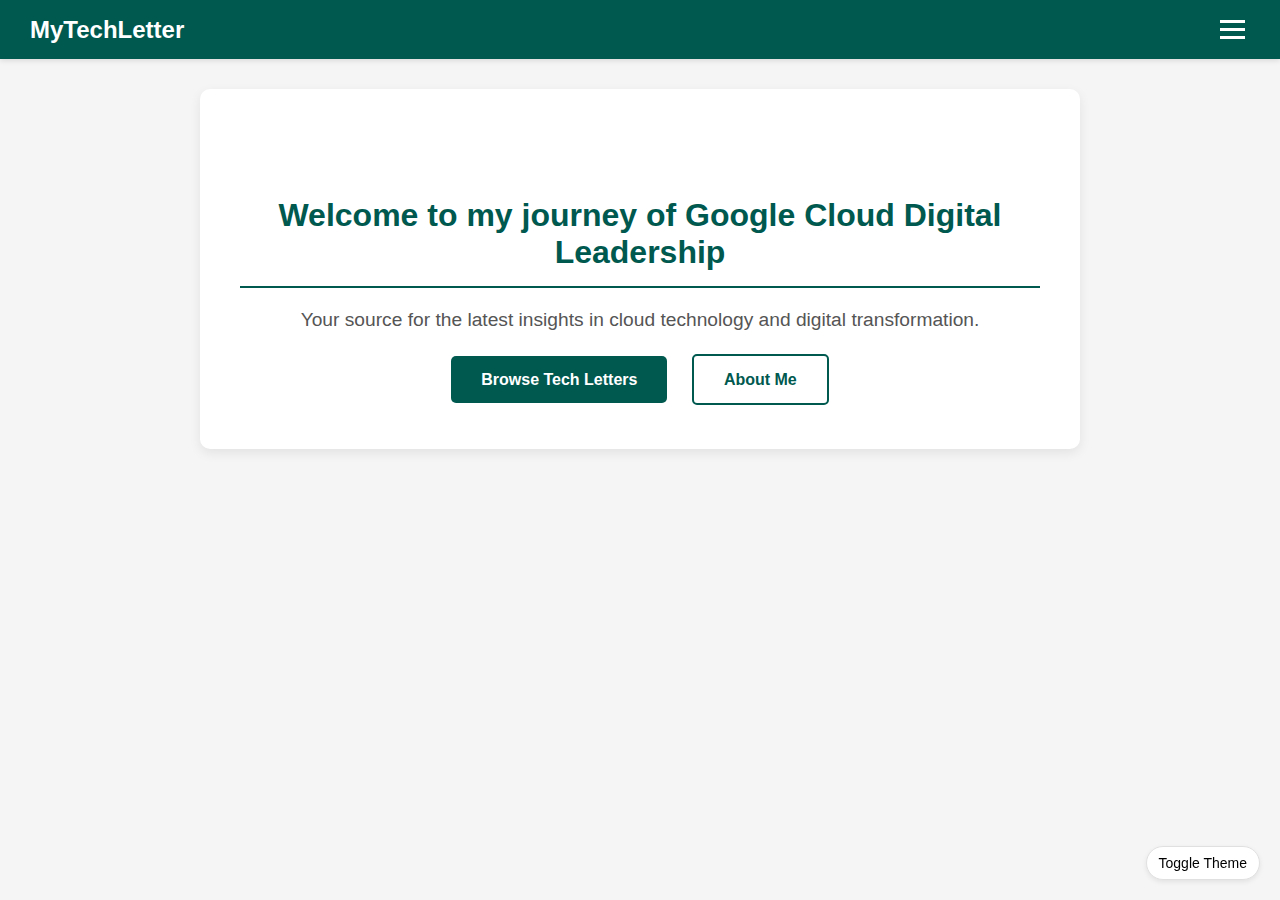
<file: index.html>
<!DOCTYPE html>
<html lang="en">
<head>
    <meta charset="UTF-8">
    <meta name="viewport" content="width=device-width, initial-scale=1.0">
    <meta http-equiv="Cache-Control" content="no-cache, no-store, must-revalidate">
    <meta http-equiv="Pragma" content="no-cache">
    <meta http-equiv="Expires" content="0">
    <title>My Tech Hub</title>
    <link rel="icon" href="data:image/svg+xml,<svg xmlns=%22http://www.w3.org/2000/svg%22 viewBox=%220 0 100 100%22><text y=%22.9em%22 font-size=%2290%22>💻</text></svg>">
    <link rel="stylesheet" href="style.css?v=20250915">
</head>
<body>
    <header class="main-header">
        <a href="index.html" class="logo">MyTechLetter</a>
        <nav class="main-nav">
            <div class="hamburger">
                <div></div>
                <div></div>
                <div></div>
            </div>
            <ul class="nav-links">
                <li><a href="index.html">Home</a></li>
                <li><a href="tech_letters.html">Tech Letters</a></li>
                <li><a href="quiz.html">Quiz</a></li>
                <li><a href="about.html">About Me</a></li>
                <!-- Add more topics here -->
            </ul>
        </nav>
    </header>

    <div class="container home-container">
        <h1>Welcome to my journey of Google Cloud Digital Leadership</h1>
        <p class="subtitle">Your source for the latest insights in cloud technology and digital transformation.</p>
        <div class="cta-buttons">
            <a href="tech_letters.html" class="btn btn-primary">Browse Tech Letters</a>
            <a href="about.html" class="btn btn-secondary">About Me</a>
        </div>
    </div>

    <button class="theme-switcher" id="theme-toggle">Toggle Theme</button>

    <script src="script.js"></script>
</body>
</html>
</file>
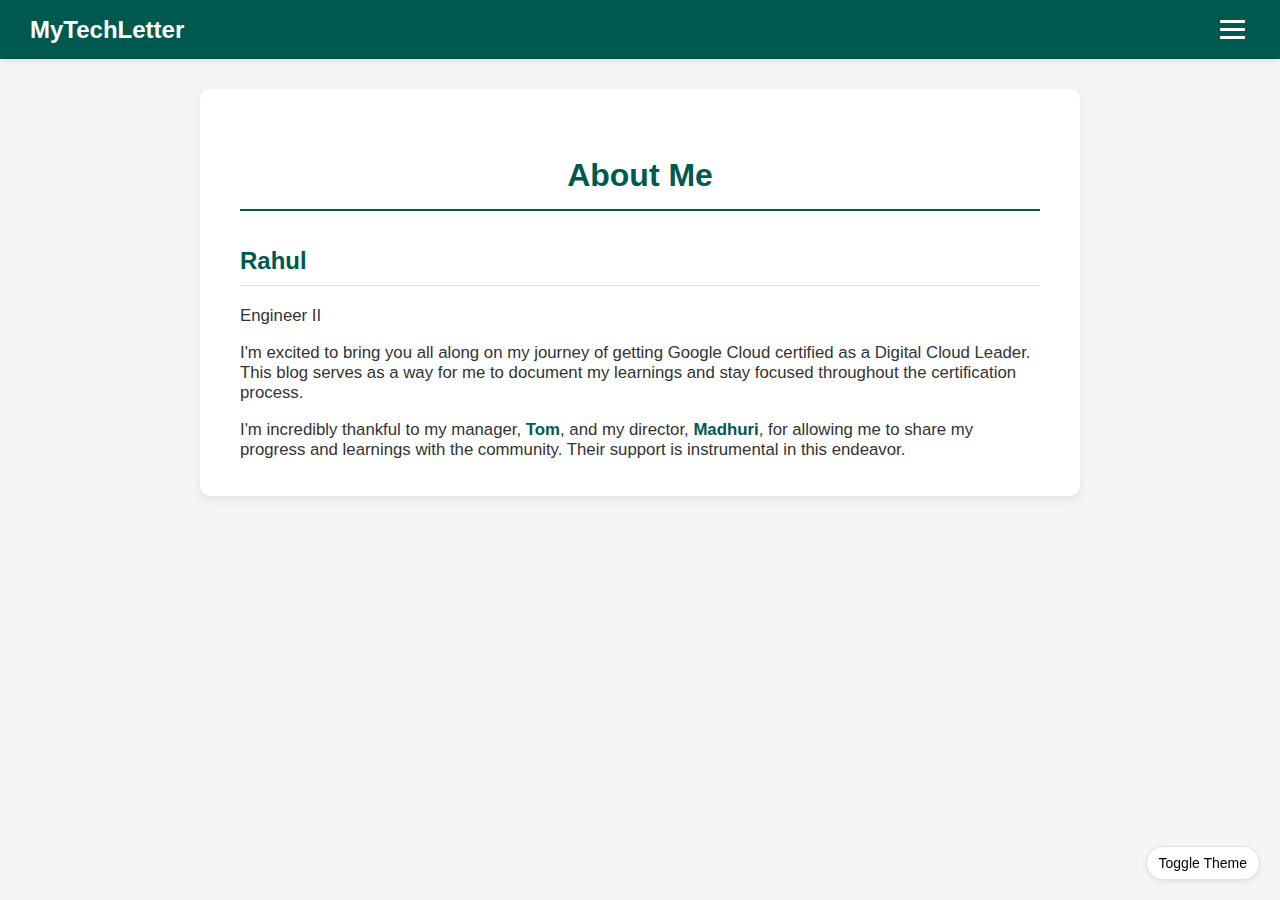
<file: about.html>
<!DOCTYPE html>
<html lang="en">
<head>
    <meta charset="UTF-8">
    <meta name="viewport" content="width=device-width, initial-scale=1.0">
    <title>About Me - My Tech Hub</title>
    <link rel="stylesheet" href="style.css">
</head>
<body>
    <header class="main-header">
        <a href="index.html" class="logo">MyTechLetter</a>
        <nav class="main-nav">
            <div class="hamburger">
                <div></div>
                <div></div>
                <div></div>
            </div>
            <ul class="nav-links">
                <li><a href="index.html">Home</a></li>
                <li><a href="tech_letter.html">Cloud Revolution Letter</a></li>
                <li><a href="about.html">About Me</a></li>
            </ul>
        </nav>
    </header>

    <div class="container about-container">
        <h1>About Me</h1>
        <div class="profile-card">
            <div class="profile-info">
                <h2>Rahul</h2>
                <p class="title">Engineer II</p>
                <p>I'm excited to bring you all along on my journey of getting Google Cloud certified as a Digital Cloud Leader. This blog serves as a way for me to document my learnings and stay focused throughout the certification process.</p>
                <p>I'm incredibly thankful to my manager, <strong>Tom</strong>, and my director, <strong>Madhuri</strong>, for allowing me to share my progress and learnings with the community. Their support is instrumental in this endeavor.</p>
            </div>
        </div>
    </div>

    <button class="theme-switcher" id="theme-toggle">Toggle Theme</button>

    <script src="script.js"></script>
</body>
</html>
</file>
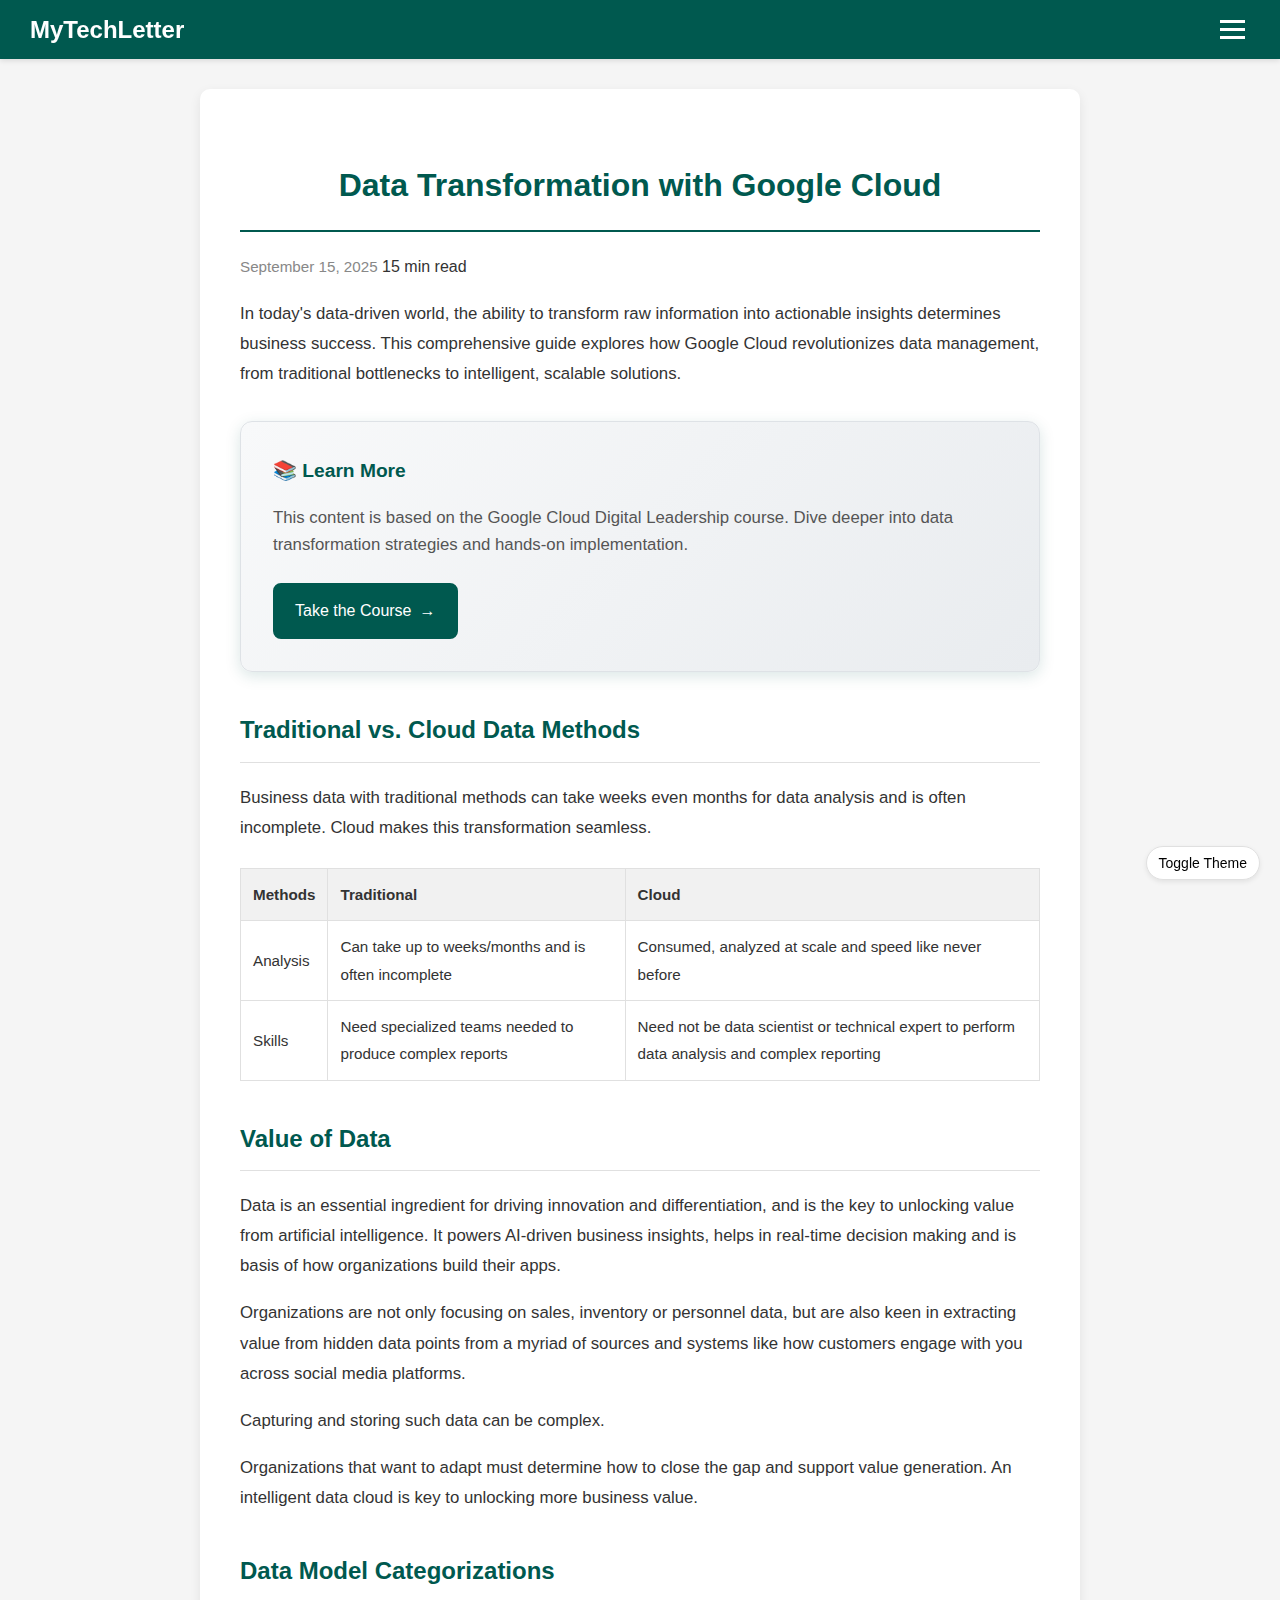
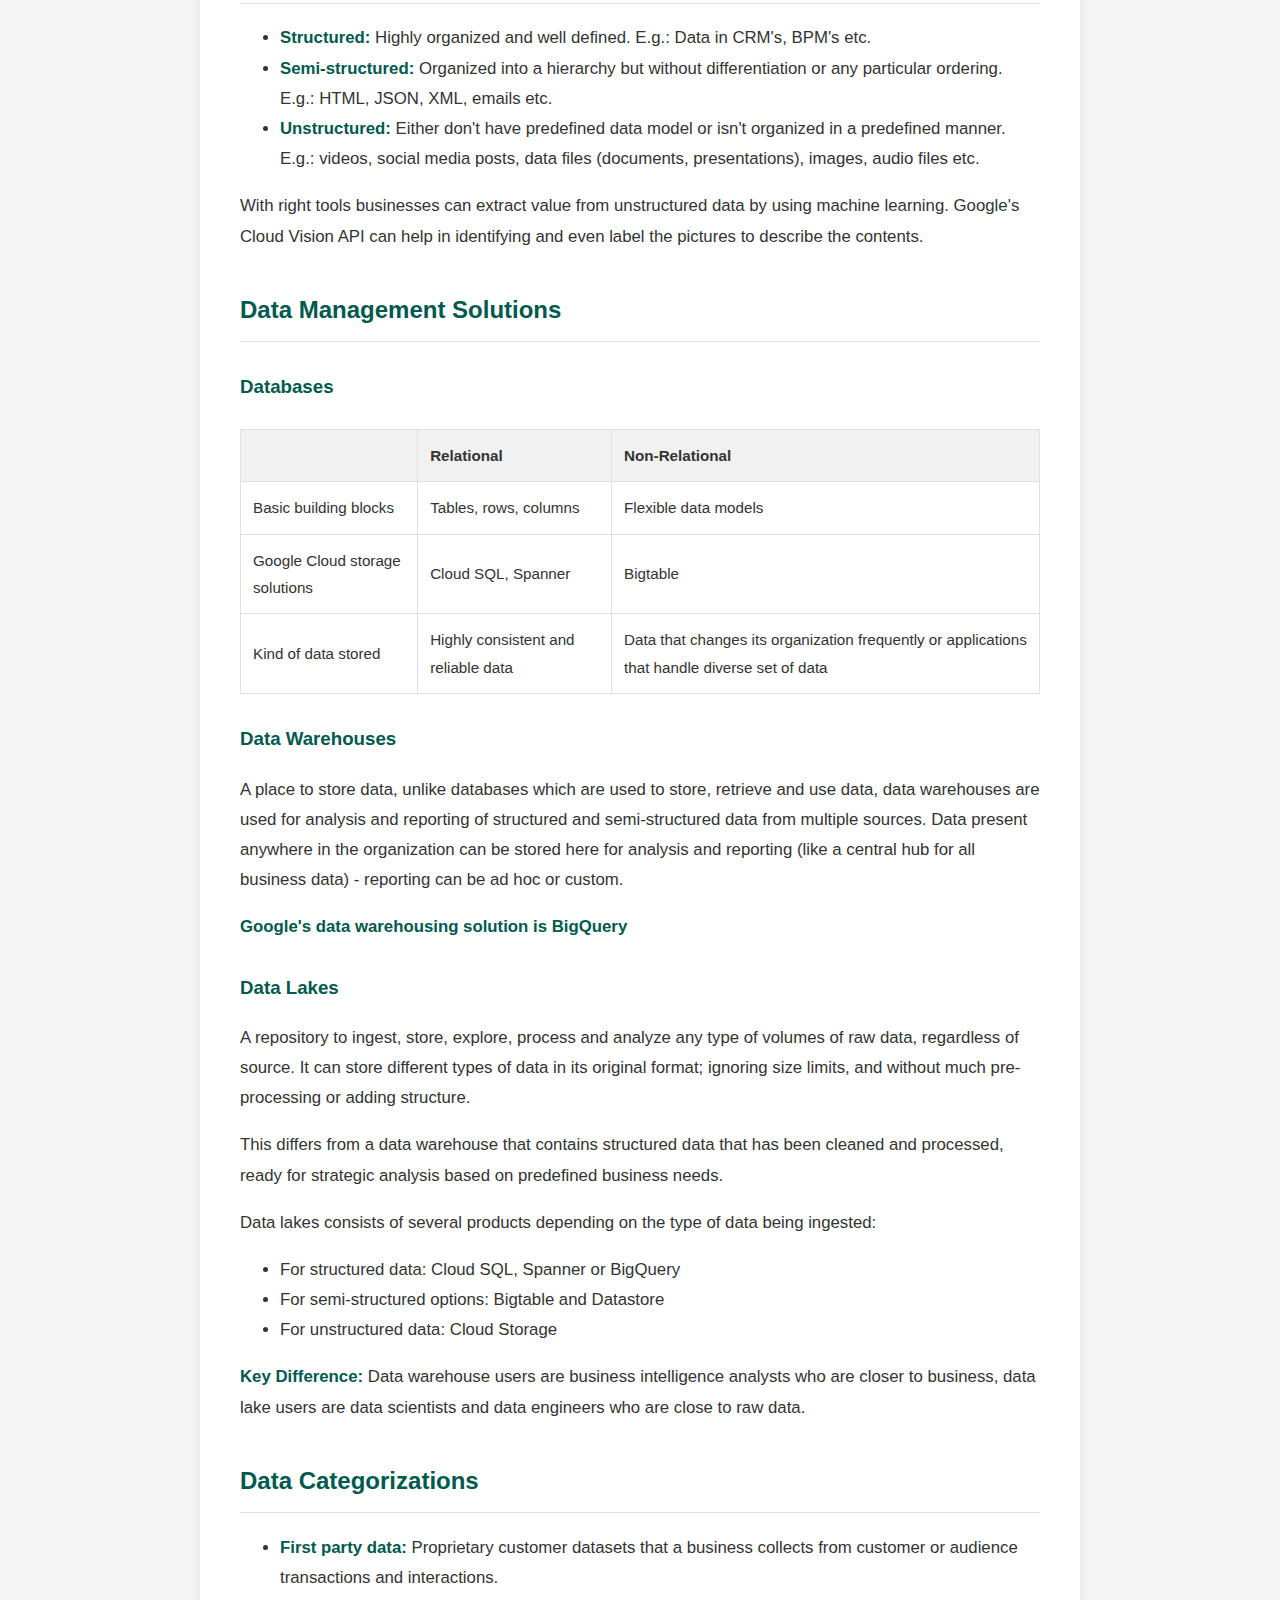
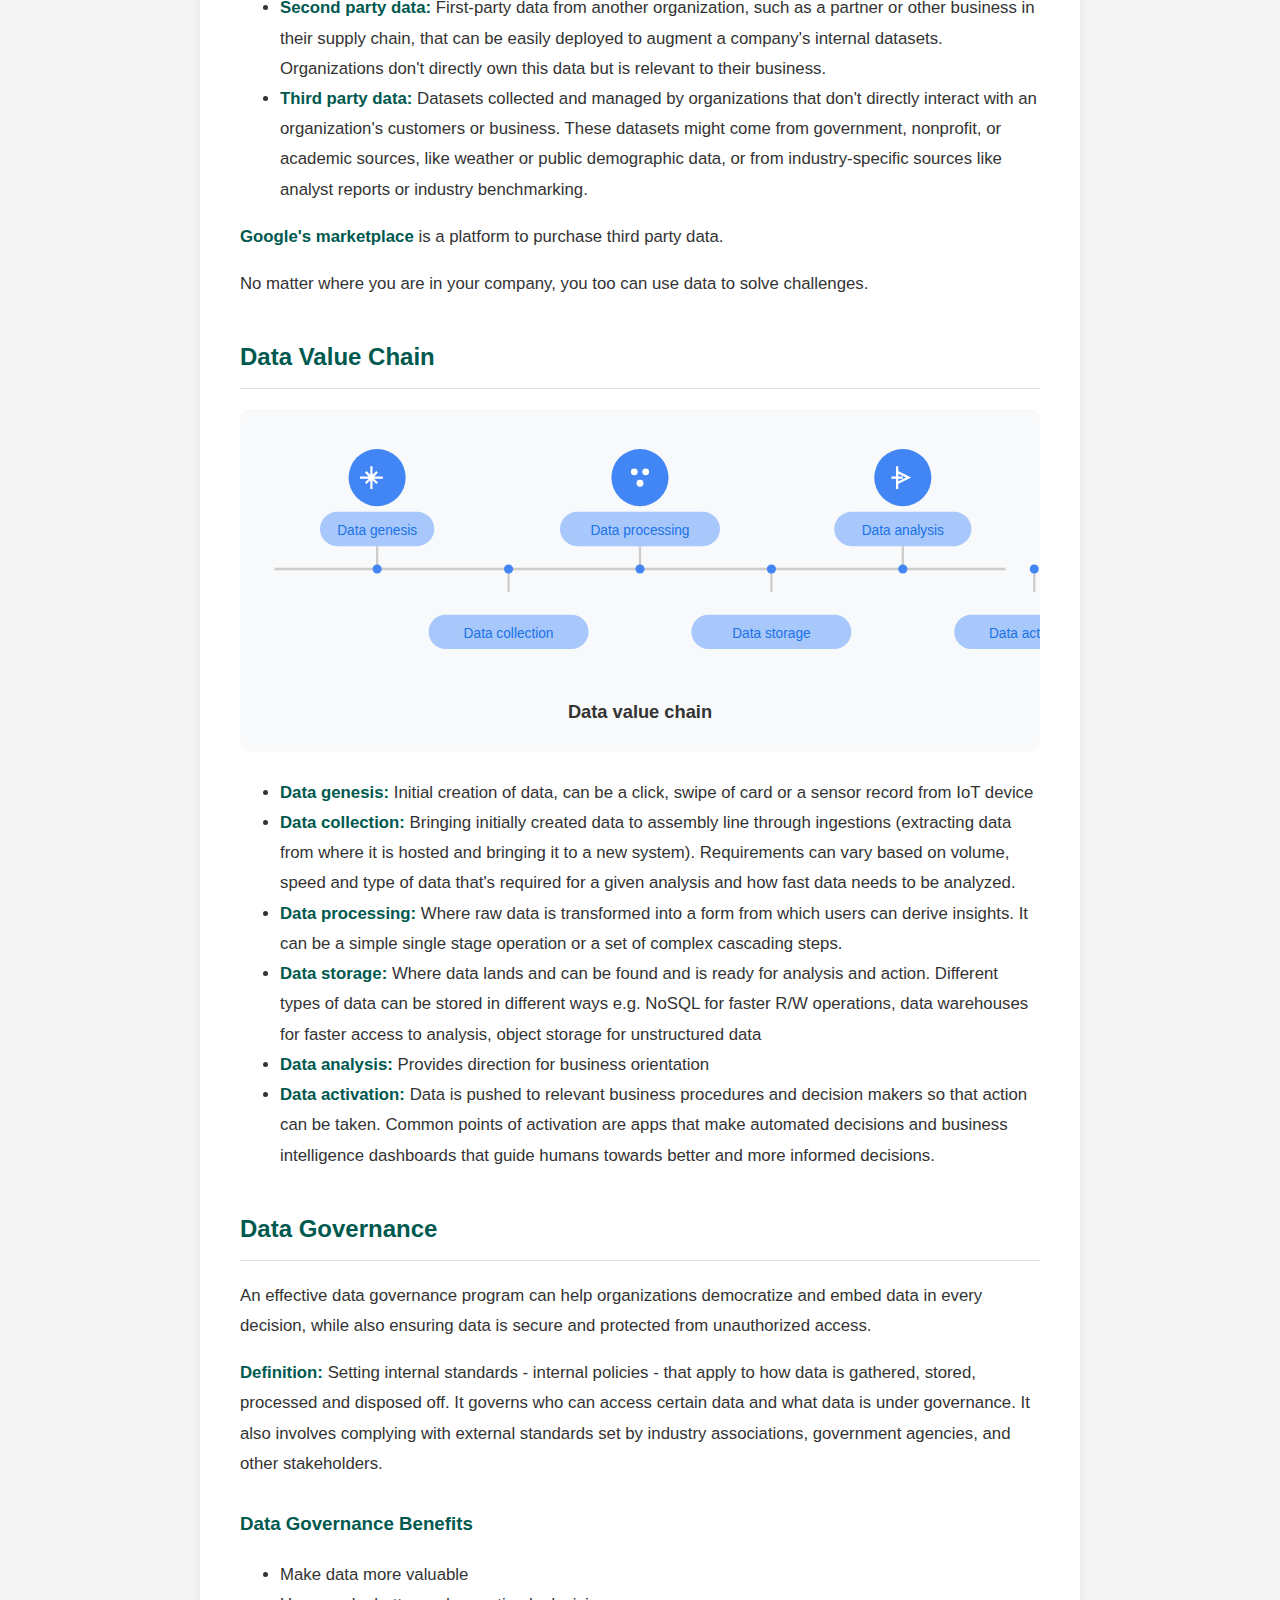
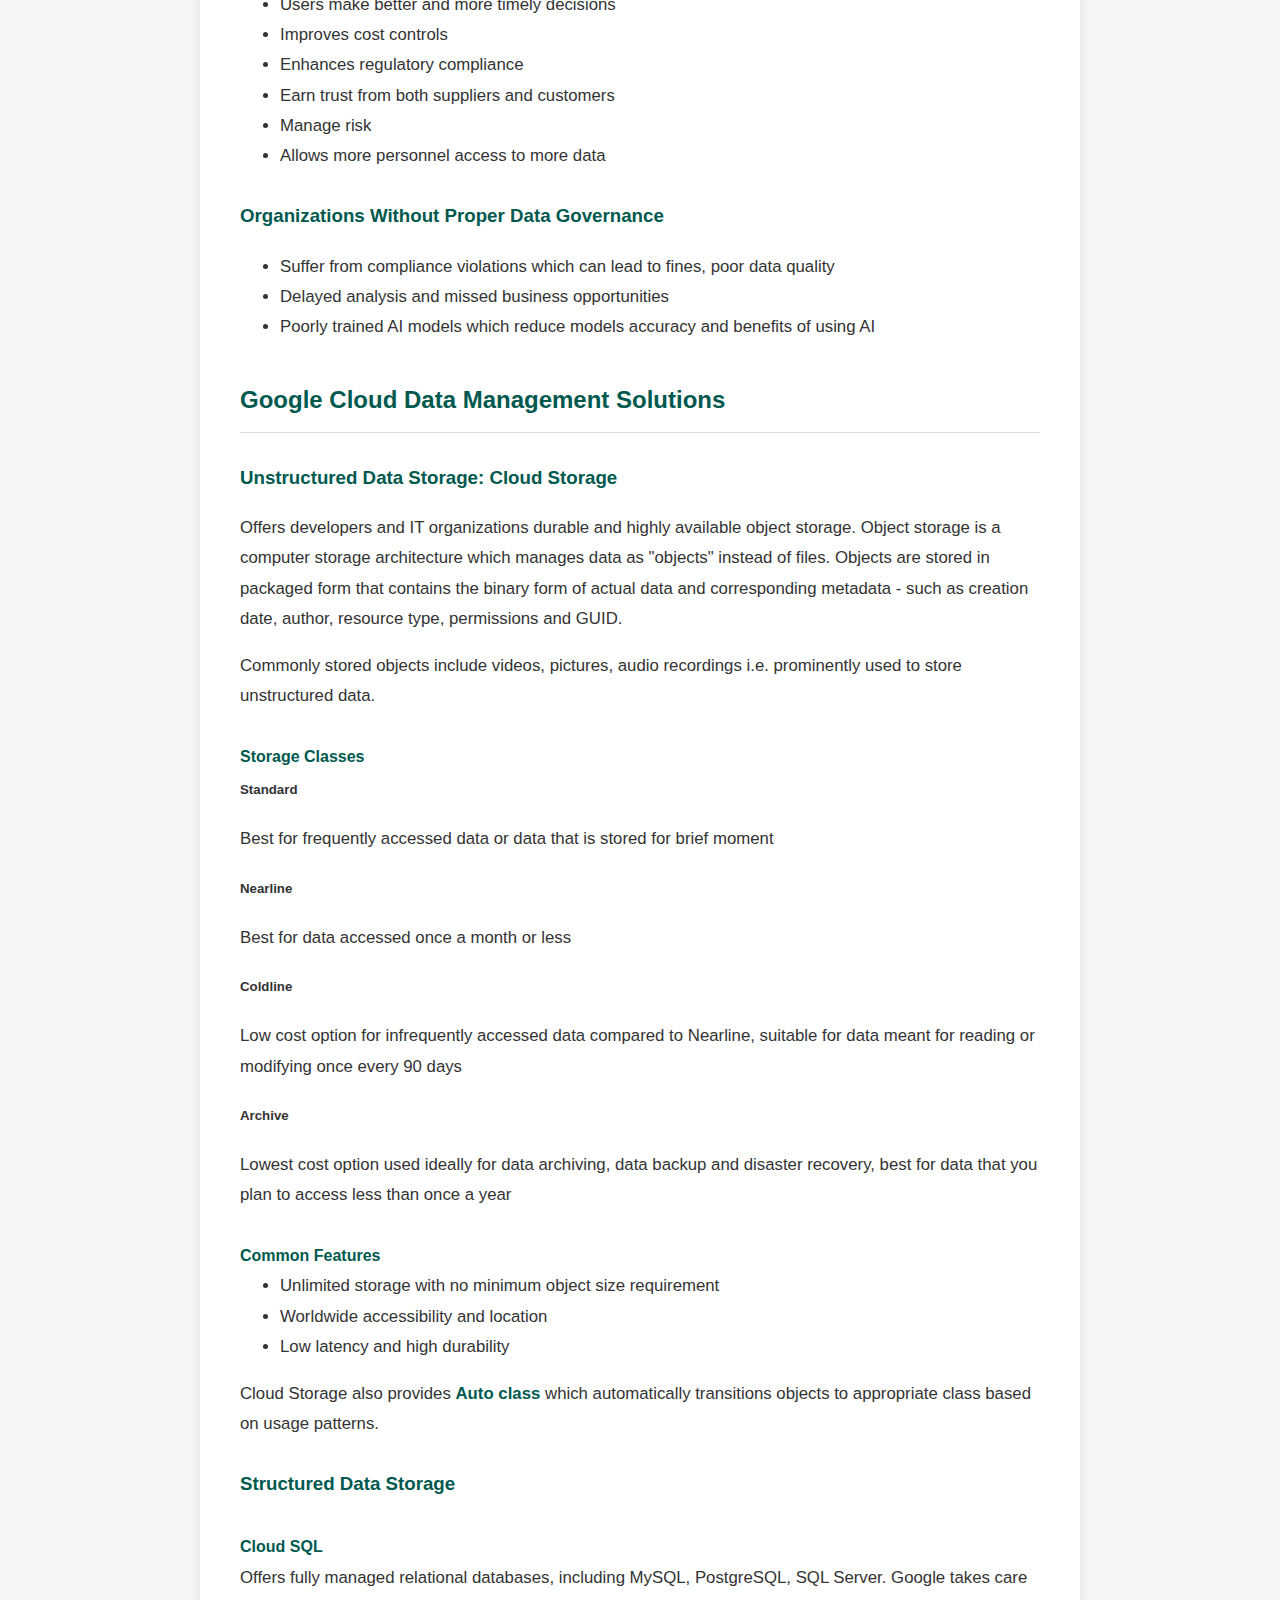
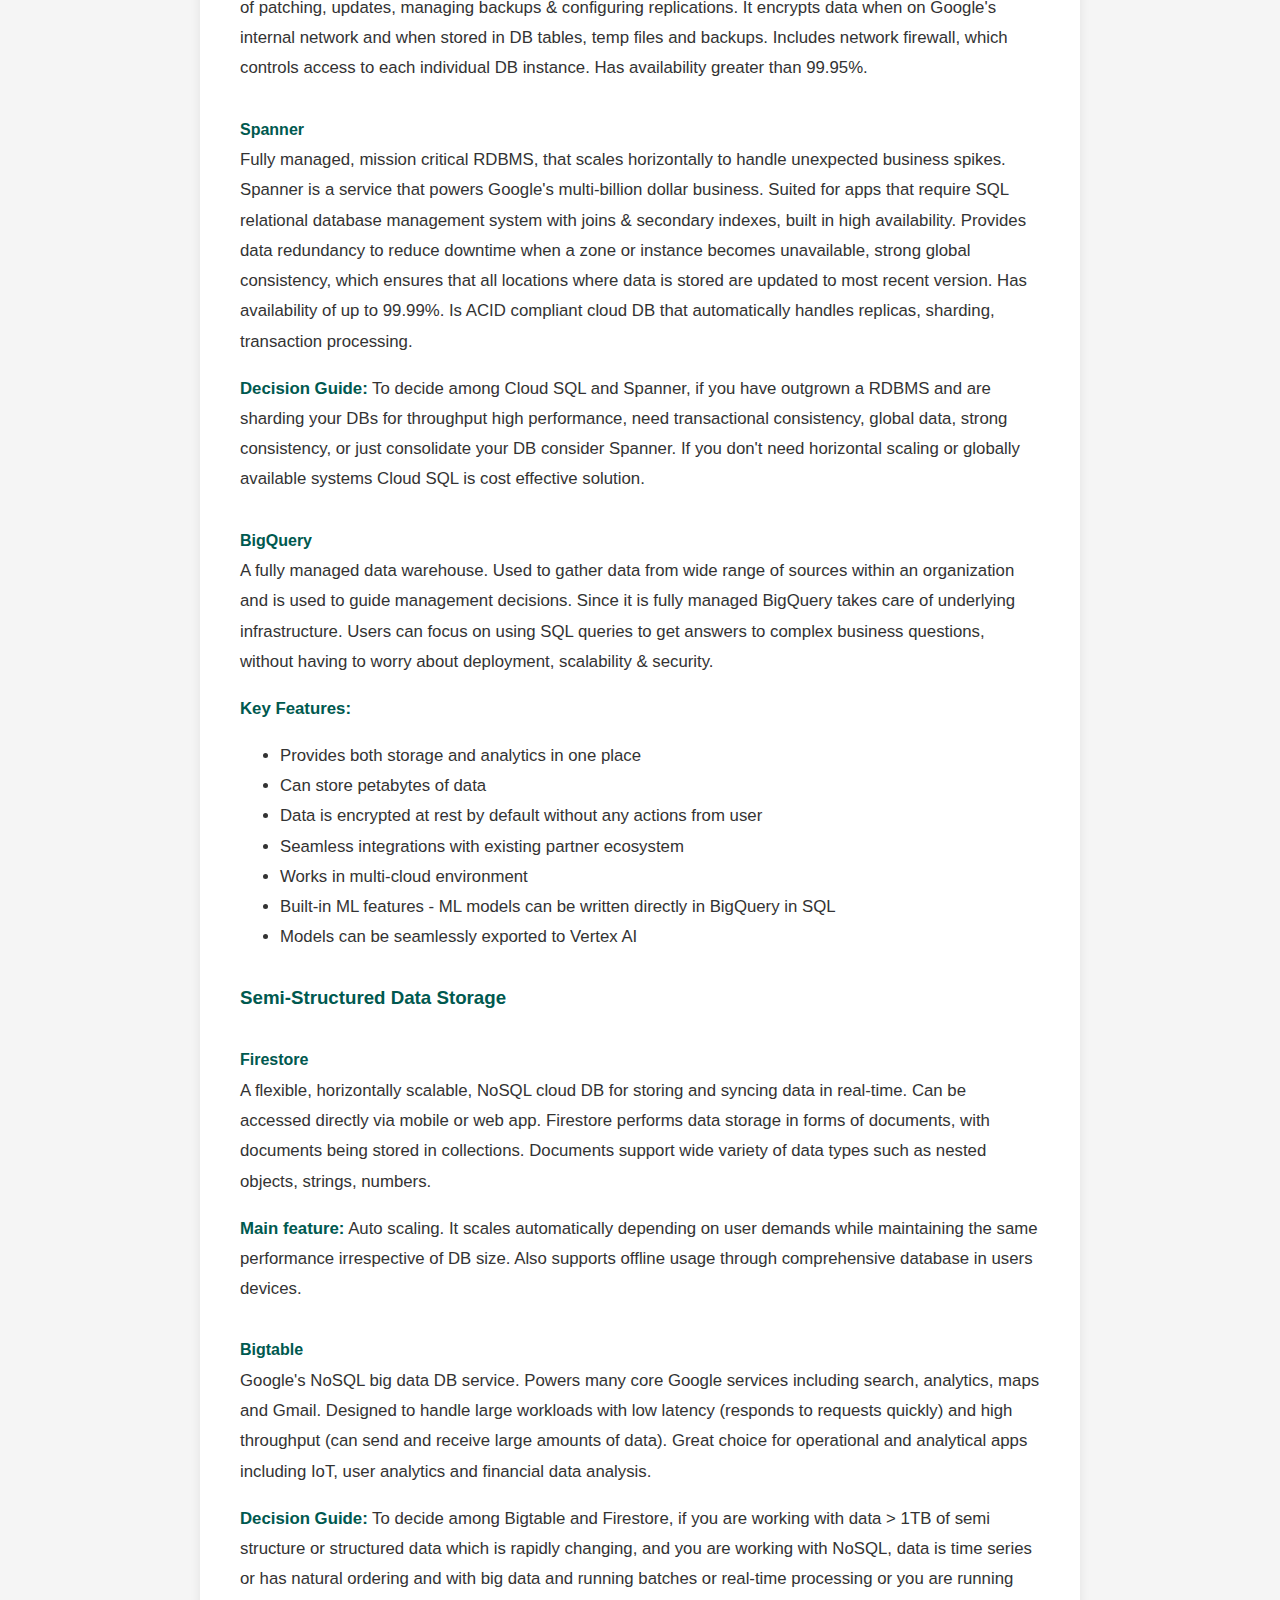
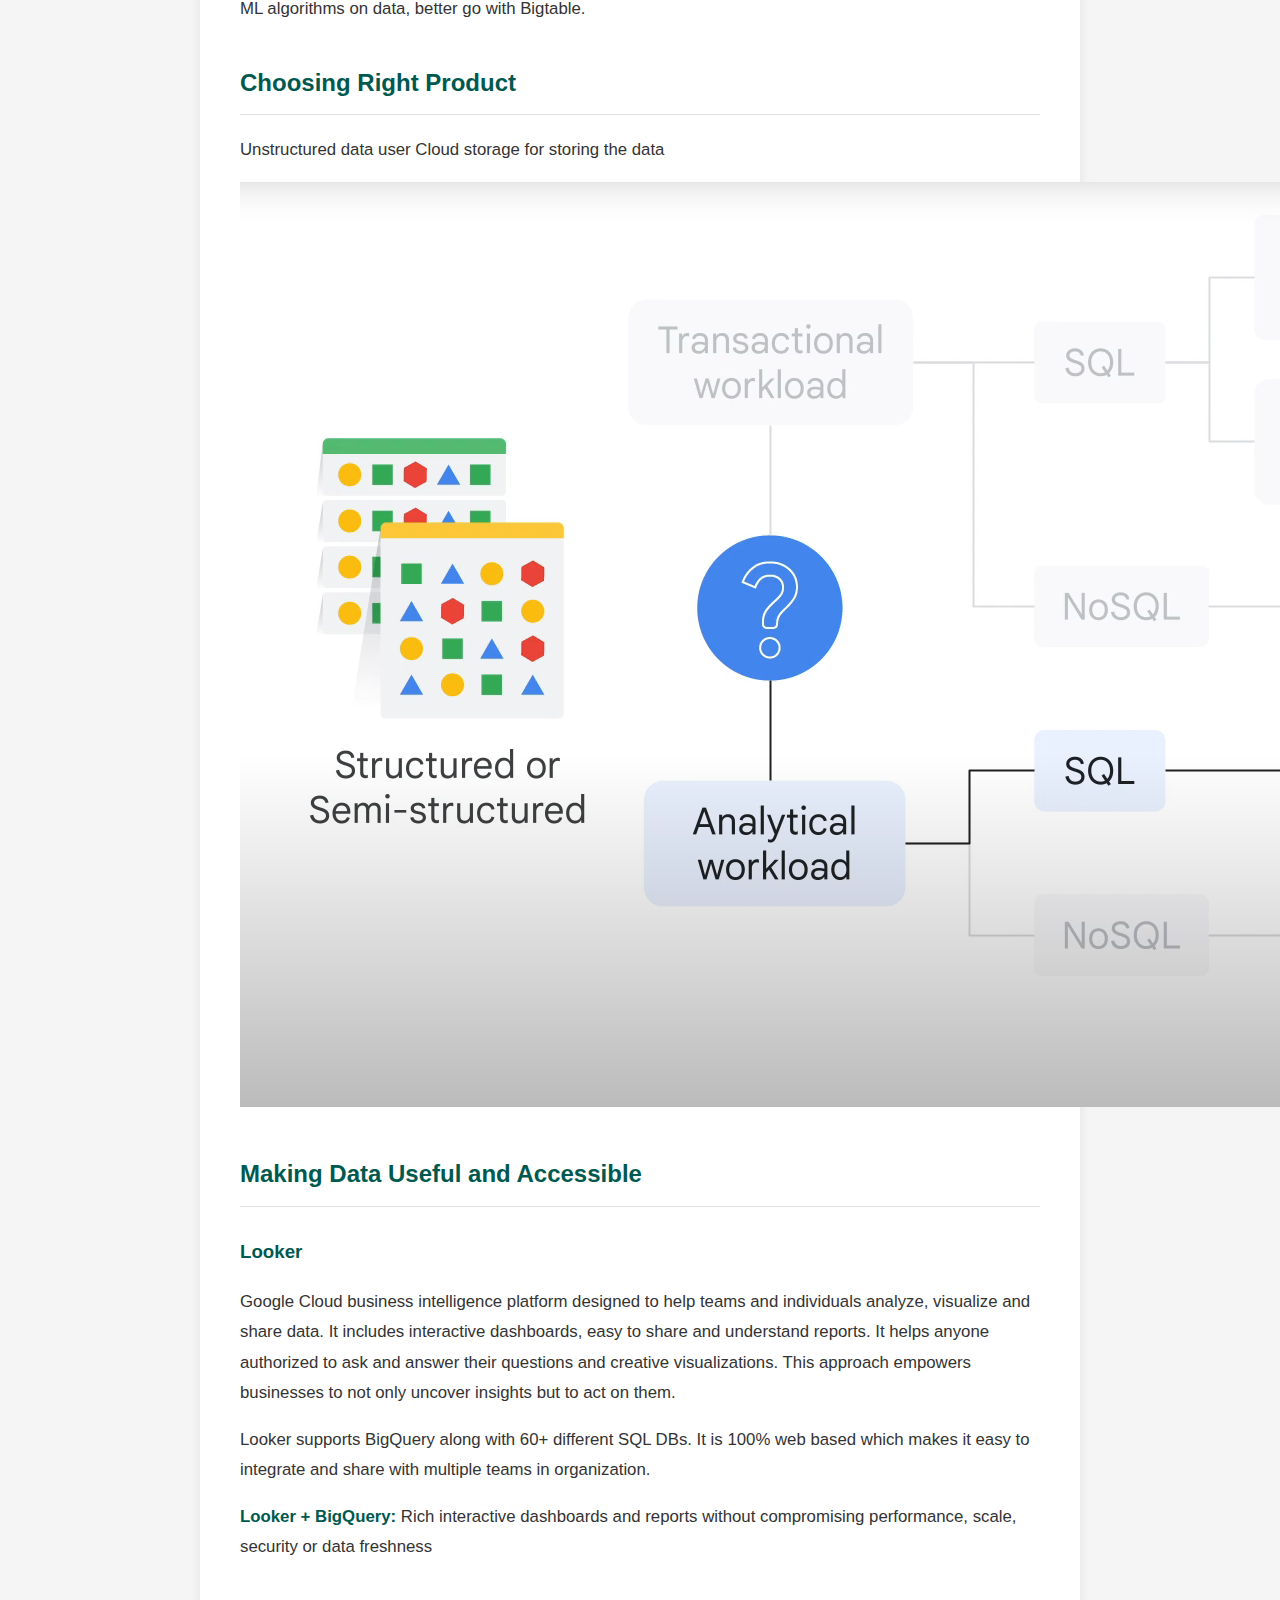
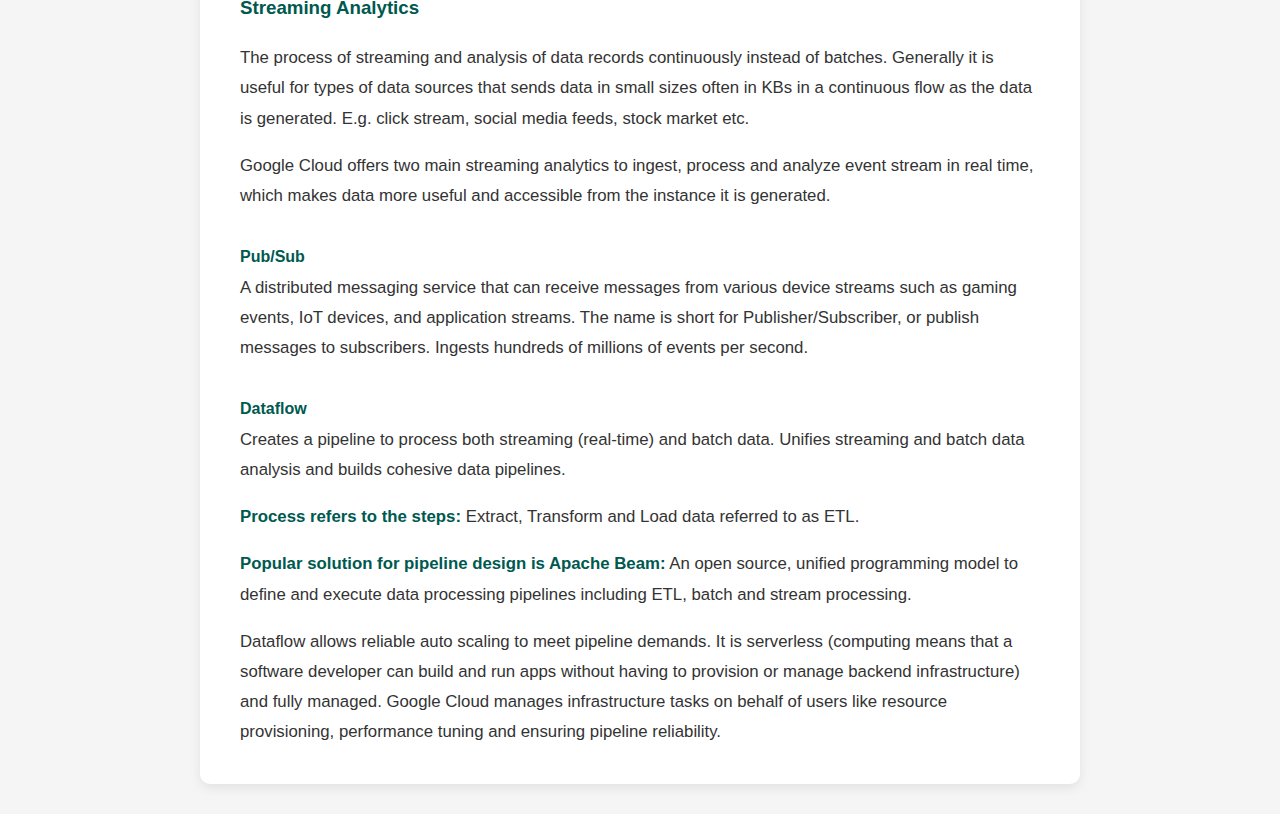
<file: data_transformation.html>
<!DOCTYPE html>
<html lang="en">
<head>
    <meta charset="UTF-8">
    <meta name="viewport" content="width=device-width, initial-scale=1.0">
    <meta http-equiv="Cache-Control" content="no-cache, no-store, must-revalidate">
    <meta http-equiv="Pragma" content="no-cache">
    <meta http-equiv="Expires" content="0">
    <title>Data Transformation with Google Cloud - MyTechLetter</title>
    <link rel="icon" href="data:image/svg+xml,<svg xmlns=%22http://www.w3.org/2000/svg%22 viewBox=%220 0 100 100%22><text y=%22.9em%22 font-size=%2290%22>💻</text></svg>">
    <link rel="stylesheet" href="style.css?v=20250915">
</head>
<body>
    <header class="main-header">
        <a href="index.html" class="logo">MyTechLetter</a>
        <nav class="main-nav">
            <div class="hamburger">
                <div></div>
                <div></div>
                <div></div>
            </div>
            <ul class="nav-links">
                <li><a href="index.html">Home</a></li>
                <li><a href="tech_letters.html">Tech Letters</a></li>
                <li><a href="quiz.html">Quiz</a></li>
                <li><a href="about.html">About</a></li>
            </ul>
        </nav>
        <button class="theme-switcher" id="theme-toggle">Toggle Theme</button>
    </header>

    <div class="container">
        <div class="content">
            <div class="letter-header">
                <h1>Data Transformation with Google Cloud</h1>
                <div class="letter-meta">
                    <span class="date">September 15, 2025</span>
                    <span class="read-time">15 min read</span>
                </div>
            </div>

            <div class="letter-intro">
                <p>In today's data-driven world, the ability to transform raw information into actionable insights determines business success. This comprehensive guide explores how Google Cloud revolutionizes data management, from traditional bottlenecks to intelligent, scalable solutions.</p>
            </div>

            <div class="course-reference">
                <h3>📚 Learn More</h3>
                <p>This content is based on the Google Cloud Digital Leadership course. Dive deeper into data transformation strategies and hands-on implementation.</p>
                <a href="https://www.cloudskillsboost.google/paths/9/course_templates/267" target="_blank" class="course-link">
                    Take the Course
                </a>
            </div>

            <section class="letter-section">
                <h2>Traditional vs. Cloud Data Methods</h2>
                <p>Business data with traditional methods can take weeks even months for data analysis and is often incomplete. Cloud makes this transformation seamless.</p>
                
                <div class="comparison-table">
                    <table>
                        <thead>
                            <tr>
                                <th>Methods</th>
                                <th>Traditional</th>
                                <th>Cloud</th>
                            </tr>
                        </thead>
                        <tbody>
                            <tr>
                                <td class="row-header">Analysis</td>
                                <td>Can take up to weeks/months and is often incomplete</td>
                                <td>Consumed, analyzed at scale and speed like never before</td>
                            </tr>
                            <tr>
                                <td class="row-header">Skills</td>
                                <td>Need specialized teams needed to produce complex reports</td>
                                <td>Need not be data scientist or technical expert to perform data analysis and complex reporting</td>
                            </tr>
                        </tbody>
                    </table>
                </div>
            </section>

            <section class="letter-section">
                <h2>Value of Data</h2>
                <p>Data is an essential ingredient for driving innovation and differentiation, and is the key to unlocking value from artificial intelligence. It powers AI-driven business insights, helps in real-time decision making and is basis of how organizations build their apps.</p>
                
                <p>Organizations are not only focusing on sales, inventory or personnel data, but are also keen in extracting value from hidden data points from a myriad of sources and systems like how customers engage with you across social media platforms.</p>
                
                <p>Capturing and storing such data can be complex.</p>
                
                <p>Organizations that want to adapt must determine how to close the gap and support value generation. An intelligent data cloud is key to unlocking more business value.</p>
            </section>

            <section class="letter-section">
                <h2>Data Model Categorizations</h2>
                <ul class="structured-list">
                    <li><strong>Structured:</strong> Highly organized and well defined. E.g.: Data in CRM's, BPM's etc.</li>
                    <li><strong>Semi-structured:</strong> Organized into a hierarchy but without differentiation or any particular ordering. E.g.: HTML, JSON, XML, emails etc.</li>
                    <li><strong>Unstructured:</strong> Either don't have predefined data model or isn't organized in a predefined manner. E.g.: videos, social media posts, data files (documents, presentations), images, audio files etc.</li>
                </ul>
                
                <p>With right tools businesses can extract value from unstructured data by using machine learning. Google's Cloud Vision API can help in identifying and even label the pictures to describe the contents.</p>
            </section>

            <section class="letter-section">
                <h2>Data Management Solutions</h2>
                
                <h3>Databases</h3>
                <div class="comparison-table">
                    <table>
                        <thead>
                            <tr>
                                <th></th>
                                <th>Relational</th>
                                <th>Non-Relational</th>
                            </tr>
                        </thead>
                        <tbody>
                            <tr>
                                <td class="row-header">Basic building blocks</td>
                                <td>Tables, rows, columns</td>
                                <td>Flexible data models</td>
                            </tr>
                            <tr>
                                <td class="row-header">Google Cloud storage solutions</td>
                                <td>Cloud SQL, Spanner</td>
                                <td>Bigtable</td>
                            </tr>
                            <tr>
                                <td class="row-header">Kind of data stored</td>
                                <td>Highly consistent and reliable data</td>
                                <td>Data that changes its organization frequently or applications that handle diverse set of data</td>
                            </tr>
                        </tbody>
                    </table>
                </div>

                <h3>Data Warehouses</h3>
                <p>A place to store data, unlike databases which are used to store, retrieve and use data, data warehouses are used for analysis and reporting of structured and semi-structured data from multiple sources. Data present anywhere in the organization can be stored here for analysis and reporting (like a central hub for all business data) - reporting can be ad hoc or custom.</p>
                <p><strong>Google's data warehousing solution is BigQuery</strong></p>

                <h3>Data Lakes</h3>
                <p>A repository to ingest, store, explore, process and analyze any type of volumes of raw data, regardless of source. It can store different types of data in its original format; ignoring size limits, and without much pre-processing or adding structure.</p>
                
                <p>This differs from a data warehouse that contains structured data that has been cleaned and processed, ready for strategic analysis based on predefined business needs.</p>
                
                <p>Data lakes consists of several products depending on the type of data being ingested:</p>
                <ul>
                    <li>For structured data: Cloud SQL, Spanner or BigQuery</li>
                    <li>For semi-structured options: Bigtable and Datastore</li>
                    <li>For unstructured data: Cloud Storage</li>
                </ul>
                
                <p><strong>Key Difference:</strong> Data warehouse users are business intelligence analysts who are closer to business, data lake users are data scientists and data engineers who are close to raw data.</p>
            </section>

            <section class="letter-section">
                <h2>Data Categorizations</h2>
                <ul class="structured-list">
                    <li><strong>First party data:</strong> Proprietary customer datasets that a business collects from customer or audience transactions and interactions.</li>
                    <li><strong>Second party data:</strong> First-party data from another organization, such as a partner or other business in their supply chain, that can be easily deployed to augment a company's internal datasets. Organizations don't directly own this data but is relevant to their business.</li>
                    <li><strong>Third party data:</strong> Datasets collected and managed by organizations that don't directly interact with an organization's customers or business. These datasets might come from government, nonprofit, or academic sources, like weather or public demographic data, or from industry-specific sources like analyst reports or industry benchmarking.</li>
                </ul>
                <p><strong>Google's marketplace</strong> is a platform to purchase third party data.</p>
                <p>No matter where you are in your company, you too can use data to solve challenges.</p>
            </section>

            <section class="letter-section">
                <h2>Data Value Chain</h2>
                
                <div class="data-value-chain-diagram">
                    <svg viewBox="0 0 700 300" xmlns="http://www.w3.org/2000/svg">
                        <!-- Background -->
                        <rect width="700" height="300" fill="#f8f9fa" rx="10"/>
                        
                        <!-- Top row icons and labels -->
                        <g id="top-row">
                            <!-- Data Genesis -->
                            <circle cx="120" cy="60" r="25" fill="#4285f4"/>
                            <path d="M115 50 L115 70 M105 60 L125 60 M110 55 L120 65 M120 55 L110 65" stroke="white" stroke-width="2" fill="none"/>
                            <rect x="70" y="90" width="100" height="30" rx="15" fill="#a8c7fa"/>
                            <text x="120" y="110" text-anchor="middle" font-family="Arial" font-size="12" fill="#1a73e8">Data genesis</text>
                            
                            <!-- Data Processing -->
                            <circle cx="350" cy="60" r="25" fill="#4285f4"/>
                            <circle cx="345" cy="55" r="3" fill="white"/>
                            <circle cx="355" cy="55" r="3" fill="white"/>
                            <circle cx="350" cy="65" r="3" fill="white"/>
                            <rect x="280" y="90" width="140" height="30" rx="15" fill="#a8c7fa"/>
                            <text x="350" y="110" text-anchor="middle" font-family="Arial" font-size="12" fill="#1a73e8">Data processing</text>
                            
                            <!-- Data Analysis -->
                            <circle cx="580" cy="60" r="25" fill="#4285f4"/>
                            <path d="M575 50 L575 70 M570 60 L580 60 M575 55 L585 60 L575 65" stroke="white" stroke-width="2" fill="none"/>
                            <rect x="520" y="90" width="120" height="30" rx="15" fill="#a8c7fa"/>
                            <text x="580" y="110" text-anchor="middle" font-family="Arial" font-size="12" fill="#1a73e8">Data analysis</text>
                        </g>
                        
                        <!-- Connection lines -->
                        <g id="connections">
                            <!-- Top horizontal line -->
                            <line x1="30" y1="140" x2="670" y2="140" stroke="#ccc" stroke-width="2"/>
                            
                            <!-- Vertical connectors -->
                            <line x1="120" y1="120" x2="120" y2="140" stroke="#ccc" stroke-width="2"/>
                            <circle cx="120" cy="140" r="4" fill="#4285f4"/>
                            
                            <line x1="235" y1="140" x2="235" y2="160" stroke="#ccc" stroke-width="2"/>
                            <circle cx="235" cy="140" r="4" fill="#4285f4"/>
                            
                            <line x1="350" y1="120" x2="350" y2="140" stroke="#ccc" stroke-width="2"/>
                            <circle cx="350" cy="140" r="4" fill="#4285f4"/>
                            
                            <line x1="465" y1="140" x2="465" y2="160" stroke="#ccc" stroke-width="2"/>
                            <circle cx="465" cy="140" r="4" fill="#4285f4"/>
                            
                            <line x1="580" y1="120" x2="580" y2="140" stroke="#ccc" stroke-width="2"/>
                            <circle cx="580" cy="140" r="4" fill="#4285f4"/>
                            
                            <line x1="695" y1="140" x2="695" y2="160" stroke="#ccc" stroke-width="2"/>
                            <circle cx="695" cy="140" r="4" fill="#4285f4"/>
                        </g>
                        
                        <!-- Bottom row -->
                        <g id="bottom-row">
                            <!-- Data Collection -->
                            <rect x="165" y="180" width="140" height="30" rx="15" fill="#a8c7fa"/>
                            <text x="235" y="200" text-anchor="middle" font-family="Arial" font-size="12" fill="#1a73e8">Data collection</text>
                            
                            <!-- Data Storage -->
                            <rect x="395" y="180" width="140" height="30" rx="15" fill="#a8c7fa"/>
                            <text x="465" y="200" text-anchor="middle" font-family="Arial" font-size="12" fill="#1a73e8">Data storage</text>
                            
                            <!-- Data Activation -->
                            <rect x="625" y="180" width="140" height="30" rx="15" fill="#a8c7fa"/>
                            <text x="695" y="200" text-anchor="middle" font-family="Arial" font-size="12" fill="#1a73e8">Data activation</text>
                        </g>
                        
                        <!-- Title -->
                        <text x="350" y="270" text-anchor="middle" font-family="Arial" font-size="16" font-weight="bold" fill="#333">Data value chain</text>
                    </svg>
                </div>
                
                <ul class="structured-list">
                    <li><strong>Data genesis:</strong> Initial creation of data, can be a click, swipe of card or a sensor record from IoT device</li>
                    <li><strong>Data collection:</strong> Bringing initially created data to assembly line through ingestions (extracting data from where it is hosted and bringing it to a new system). Requirements can vary based on volume, speed and type of data that's required for a given analysis and how fast data needs to be analyzed.</li>
                    <li><strong>Data processing:</strong> Where raw data is transformed into a form from which users can derive insights. It can be a simple single stage operation or a set of complex cascading steps.</li>
                    <li><strong>Data storage:</strong> Where data lands and can be found and is ready for analysis and action. Different types of data can be stored in different ways e.g. NoSQL for faster R/W operations, data warehouses for faster access to analysis, object storage for unstructured data</li>
                    <li><strong>Data analysis:</strong> Provides direction for business orientation</li>
                    <li><strong>Data activation:</strong> Data is pushed to relevant business procedures and decision makers so that action can be taken. Common points of activation are apps that make automated decisions and business intelligence dashboards that guide humans towards better and more informed decisions.</li>
                </ul>
            </section>

            <section class="letter-section">
                <h2>Data Governance</h2>
                <p>An effective data governance program can help organizations democratize and embed data in every decision, while also ensuring data is secure and protected from unauthorized access.</p>
                
                <p><strong>Definition:</strong> Setting internal standards - internal policies - that apply to how data is gathered, stored, processed and disposed off. It governs who can access certain data and what data is under governance. It also involves complying with external standards set by industry associations, government agencies, and other stakeholders.</p>

                <h3>Data Governance Benefits</h3>
                <ul class="benefits-list">
                    <li>Make data more valuable</li>
                    <li>Users make better and more timely decisions</li>
                    <li>Improves cost controls</li>
                    <li>Enhances regulatory compliance</li>
                    <li>Earn trust from both suppliers and customers</li>
                    <li>Manage risk</li>
                    <li>Allows more personnel access to more data</li>
                </ul>

                <h3>Organizations Without Proper Data Governance</h3>
                <ul class="risks-list">
                    <li>Suffer from compliance violations which can lead to fines, poor data quality</li>
                    <li>Delayed analysis and missed business opportunities</li>
                    <li>Poorly trained AI models which reduce models accuracy and benefits of using AI</li>
                </ul>
            </section>

            <section class="letter-section">
                <h2>Google Cloud Data Management Solutions</h2>

                <h3>Unstructured Data Storage: Cloud Storage</h3>
                <p>Offers developers and IT organizations durable and highly available object storage. Object storage is a computer storage architecture which manages data as "objects" instead of files. Objects are stored in packaged form that contains the binary form of actual data and corresponding metadata - such as creation date, author, resource type, permissions and GUID.</p>
                
                <p>Commonly stored objects include videos, pictures, audio recordings i.e. prominently used to store unstructured data.</p>

                <h4>Storage Classes</h4>
                <div class="storage-classes">
                    <div class="storage-class">
                        <h5>Standard</h5>
                        <p>Best for frequently accessed data or data that is stored for brief moment</p>
                    </div>
                    <div class="storage-class">
                        <h5>Nearline</h5>
                        <p>Best for data accessed once a month or less</p>
                    </div>
                    <div class="storage-class">
                        <h5>Coldline</h5>
                        <p>Low cost option for infrequently accessed data compared to Nearline, suitable for data meant for reading or modifying once every 90 days</p>
                    </div>
                    <div class="storage-class">
                        <h5>Archive</h5>
                        <p>Lowest cost option used ideally for data archiving, data backup and disaster recovery, best for data that you plan to access less than once a year</p>
                    </div>
                </div>

                <h4>Common Features</h4>
                <ul>
                    <li>Unlimited storage with no minimum object size requirement</li>
                    <li>Worldwide accessibility and location</li>
                    <li>Low latency and high durability</li>
                </ul>
                <p>Cloud Storage also provides <strong>Auto class</strong> which automatically transitions objects to appropriate class based on usage patterns.</p>

                <h3>Structured Data Storage</h3>

                <h4>Cloud SQL</h4>
                <p>Offers fully managed relational databases, including MySQL, PostgreSQL, SQL Server. Google takes care of patching, updates, managing backups & configuring replications. It encrypts data when on Google's internal network and when stored in DB tables, temp files and backups. Includes network firewall, which controls access to each individual DB instance. Has availability greater than 99.95%.</p>

                <h4>Spanner</h4>
                <p>Fully managed, mission critical RDBMS, that scales horizontally to handle unexpected business spikes. Spanner is a service that powers Google's multi-billion dollar business. Suited for apps that require SQL relational database management system with joins & secondary indexes, built in high availability. Provides data redundancy to reduce downtime when a zone or instance becomes unavailable, strong global consistency, which ensures that all locations where data is stored are updated to most recent version. Has availability of up to 99.99%. Is ACID compliant cloud DB that automatically handles replicas, sharding, transaction processing.</p>

                <p><strong>Decision Guide:</strong> To decide among Cloud SQL and Spanner, if you have outgrown a RDBMS and are sharding your DBs for throughput high performance, need transactional consistency, global data, strong consistency, or just consolidate your DB consider Spanner. If you don't need horizontal scaling or globally available systems Cloud SQL is cost effective solution.</p>

                <h4>BigQuery</h4>
                <p>A fully managed data warehouse. Used to gather data from wide range of sources within an organization and is used to guide management decisions. Since it is fully managed BigQuery takes care of underlying infrastructure. Users can focus on using SQL queries to get answers to complex business questions, without having to worry about deployment, scalability & security.</p>
                
                <p><strong>Key Features:</strong></p>
                <ul>
                    <li>Provides both storage and analytics in one place</li>
                    <li>Can store petabytes of data</li>
                    <li>Data is encrypted at rest by default without any actions from user</li>
                    <li>Seamless integrations with existing partner ecosystem</li>
                    <li>Works in multi-cloud environment</li>
                    <li>Built-in ML features - ML models can be written directly in BigQuery in SQL</li>
                    <li>Models can be seamlessly exported to Vertex AI</li>
                </ul>

                <h3>Semi-Structured Data Storage</h3>

                <h4>Firestore</h4>
                <p>A flexible, horizontally scalable, NoSQL cloud DB for storing and syncing data in real-time. Can be accessed directly via mobile or web app. Firestore performs data storage in forms of documents, with documents being stored in collections. Documents support wide variety of data types such as nested objects, strings, numbers.</p>
                
                <p><strong>Main feature:</strong> Auto scaling. It scales automatically depending on user demands while maintaining the same performance irrespective of DB size. Also supports offline usage through comprehensive database in users devices.</p>

                <h4>Bigtable</h4>
                <p>Google's NoSQL big data DB service. Powers many core Google services including search, analytics, maps and Gmail. Designed to handle large workloads with low latency (responds to requests quickly) and high throughput (can send and receive large amounts of data). Great choice for operational and analytical apps including IoT, user analytics and financial data analysis.</p>

                <p><strong>Decision Guide:</strong> To decide among Bigtable and Firestore, if you are working with data > 1TB of semi structure or structured data which is rapidly changing, and you are working with NoSQL, data is time series or has natural ordering and with big data and running batches or real-time processing or you are running ML algorithms on data, better go with Bigtable.</p>
            </section>

            <section class="letter-section">
                <h2>Choosing Right Product</h2>
                <p>Unstructured data user Cloud storage for storing the data</p>
                
                <div class="product-selection-diagram">
                    <img src="Structures_Semi-Structures Right Product.png" alt="Structures Semi-Structures Right Product diagram" class="diagram-image">
                </div>
            </section>

            <section class="letter-section">
                <h2>Making Data Useful and Accessible</h2>

                <h3>Looker</h3>
                <p>Google Cloud business intelligence platform designed to help teams and individuals analyze, visualize and share data. It includes interactive dashboards, easy to share and understand reports. It helps anyone authorized to ask and answer their questions and creative visualizations. This approach empowers businesses to not only uncover insights but to act on them.</p>
                
                <p>Looker supports BigQuery along with 60+ different SQL DBs. It is 100% web based which makes it easy to integrate and share with multiple teams in organization.</p>
                
                <p><strong>Looker + BigQuery:</strong> Rich interactive dashboards and reports without compromising performance, scale, security or data freshness</p>

                <h3>Streaming Analytics</h3>
                <p>The process of streaming and analysis of data records continuously instead of batches. Generally it is useful for types of data sources that sends data in small sizes often in KBs in a continuous flow as the data is generated. E.g. click stream, social media feeds, stock market etc.</p>

                <p>Google Cloud offers two main streaming analytics to ingest, process and analyze event stream in real time, which makes data more useful and accessible from the instance it is generated.</p>

                <h4>Pub/Sub</h4>
                <p>A distributed messaging service that can receive messages from various device streams such as gaming events, IoT devices, and application streams. The name is short for Publisher/Subscriber, or publish messages to subscribers. Ingests hundreds of millions of events per second.</p>

                <h4>Dataflow</h4>
                <p>Creates a pipeline to process both streaming (real-time) and batch data. Unifies streaming and batch data analysis and builds cohesive data pipelines.</p>

                <p><strong>Process refers to the steps:</strong> Extract, Transform and Load data referred to as ETL.</p>
                
                <p><strong>Popular solution for pipeline design is Apache Beam:</strong> An open source, unified programming model to define and execute data processing pipelines including ETL, batch and stream processing.</p>
                
                <p>Dataflow allows reliable auto scaling to meet pipeline demands. It is serverless (computing means that a software developer can build and run apps without having to provision or manage backend infrastructure) and fully managed. Google Cloud manages infrastructure tasks on behalf of users like resource provisioning, performance tuning and ensuring pipeline reliability.</p>
            </section>
        </div>
    </div>

    <script src="script.js"></script>
</body>
</html>
</file>
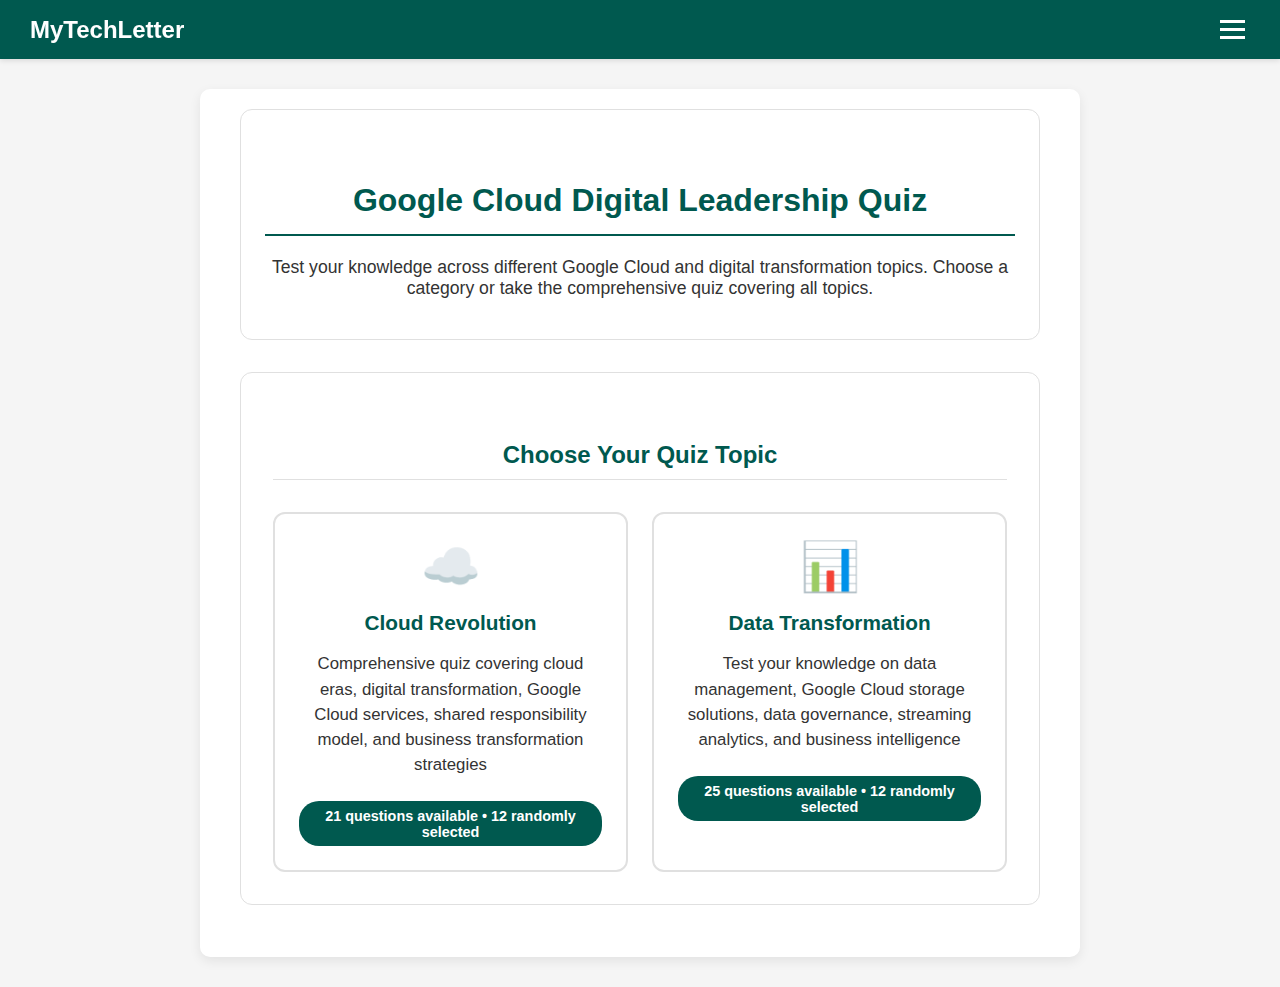
<file: quiz.html>
<!DOCTYPE html>
<html lang="en">
<head>
    <meta charset="UTF-8">
    <meta name="viewport" content="width=device-width, initial-scale=1.0">
    <meta http-equiv="Cache-Control" content="no-cache, no-store, must-revalidate">
    <meta http-equiv="Pragma" content="no-cache">
    <meta http-equiv="Expires" content="0">
    <title>Google Cloud Digital Leadership Quiz - MyTechLetter</title>
    <link rel="icon" href="data:image/svg+xml,<svg xmlns=%22http://www.w3.org/2000/svg%22 viewBox=%220 0 100 100%22><text y=%22.9em%22 font-size=%2290%22>💻</text></svg>">
    <link rel="stylesheet" href="style.css?v=20250915">
</head>
<body>
    <header class="main-header">
        <a href="index.html" class="logo">MyTechLetter</a>
        <nav class="main-nav">
            <div class="hamburger">
                <div></div>
                <div></div>
                <div></div>
            </div>
            <ul class="nav-links">
                <li><a href="index.html">Home</a></li>
                <li><a href="tech_letters.html">Tech Letters</a></li>
                <li><a href="quiz.html">Quiz</a></li>
                <li><a href="about.html">About Me</a></li>
            </ul>
        </nav>
    </header>

    <div class="container">
        <div class="quiz-container">
            <div class="quiz-header">
                <h1>Google Cloud Digital Leadership Quiz</h1>
                <p class="quiz-description">Test your knowledge across different Google Cloud and digital transformation topics. Choose a category or take the comprehensive quiz covering all topics.</p>
                <div class="quiz-progress" style="display: none;">
                    <span id="question-counter">Question 1 of 12</span>
                    <div class="progress-bar">
                        <div class="progress-fill" id="progress-fill"></div>
                    </div>
                </div>
            </div>

            <!-- Topic Selection -->
            <div class="topic-selection" id="topic-selection">
                <h2>Choose Your Quiz Topic</h2>
                <div class="topics-grid">
                    <div class="topic-card" onclick="quiz.selectTopic('cloud-revolution')">
                        <div class="topic-icon">☁️</div>
                        <h3>Cloud Revolution</h3>
                        <p>Comprehensive quiz covering cloud eras, digital transformation, Google Cloud services, shared responsibility model, and business transformation strategies</p>
                        <div class="topic-stats">21 questions available • 12 randomly selected</div>
                    </div>
                    
                    <div class="topic-card" onclick="quiz.selectTopic('data-transformation')">
                        <div class="topic-icon">📊</div>
                        <h3>Data Transformation</h3>
                        <p>Test your knowledge on data management, Google Cloud storage solutions, data governance, streaming analytics, and business intelligence</p>
                        <div class="topic-stats">25 questions available • 12 randomly selected</div>
                    </div>
                </div>
            </div>

            <!-- Quiz Start Screen -->
            <div class="quiz-start" id="quiz-start" style="display: none;">
                <div class="start-container">
                    <h2 id="selected-topic-title">Cloud Revolution</h2>
                    <p id="topic-description">Test your knowledge on cloud computing and digital transformation</p>
                    <div class="quiz-info">
                        <div class="info-item">
                            <span class="info-label">Questions:</span>
                            <span id="question-count">12 questions</span>
                        </div>
                        <div class="info-item">
                            <span class="info-label">Time:</span>
                            <span>No time limit</span>
                        </div>
                    </div>
                    <button id="start-quiz-btn" class="start-btn">Start Quiz</button>
                </div>
            </div>

            <div class="quiz-content" id="quiz-content">
                <div class="question-container" id="question-container">
                    <!-- Questions will be dynamically loaded here -->
                </div>
                
                <div class="quiz-navigation">
                    <button id="prev-btn" class="nav-btn" disabled>Previous</button>
                    <button id="next-btn" class="nav-btn">Next</button>
                    <button id="submit-btn" class="submit-btn" style="display: none;">Submit Quiz</button>
                </div>
            </div>

            <div class="quiz-results" id="quiz-results" style="display: none;">
                <div class="results-header">
                    <h2>Quiz Complete!</h2>
                    <div class="score-display">
                        <div class="score-circle">
                            <span id="score-percentage">0%</span>
                        </div>
                        <div class="score-details">
                            <p id="score-text">You scored 0 out of 12</p>
                            <p class="score-message" id="score-message"></p>
                        </div>
                    </div>
                </div>
                
                <div class="results-actions">
                    <button id="review-btn" class="review-btn">Review Answers</button>
                    <button id="retake-btn" class="retake-btn">Retake Quiz</button>
                    <button id="new-topic-btn" class="new-topic-btn">Choose Different Topic</button>
                </div>

                <div class="answer-review" id="answer-review" style="display: none;">
                    <h3>Answer Review</h3>
                    <div id="review-content"></div>
                </div>
            </div>
        </div>
    </div>

    <script src="script.js"></script>
</body>
</html>
</file>
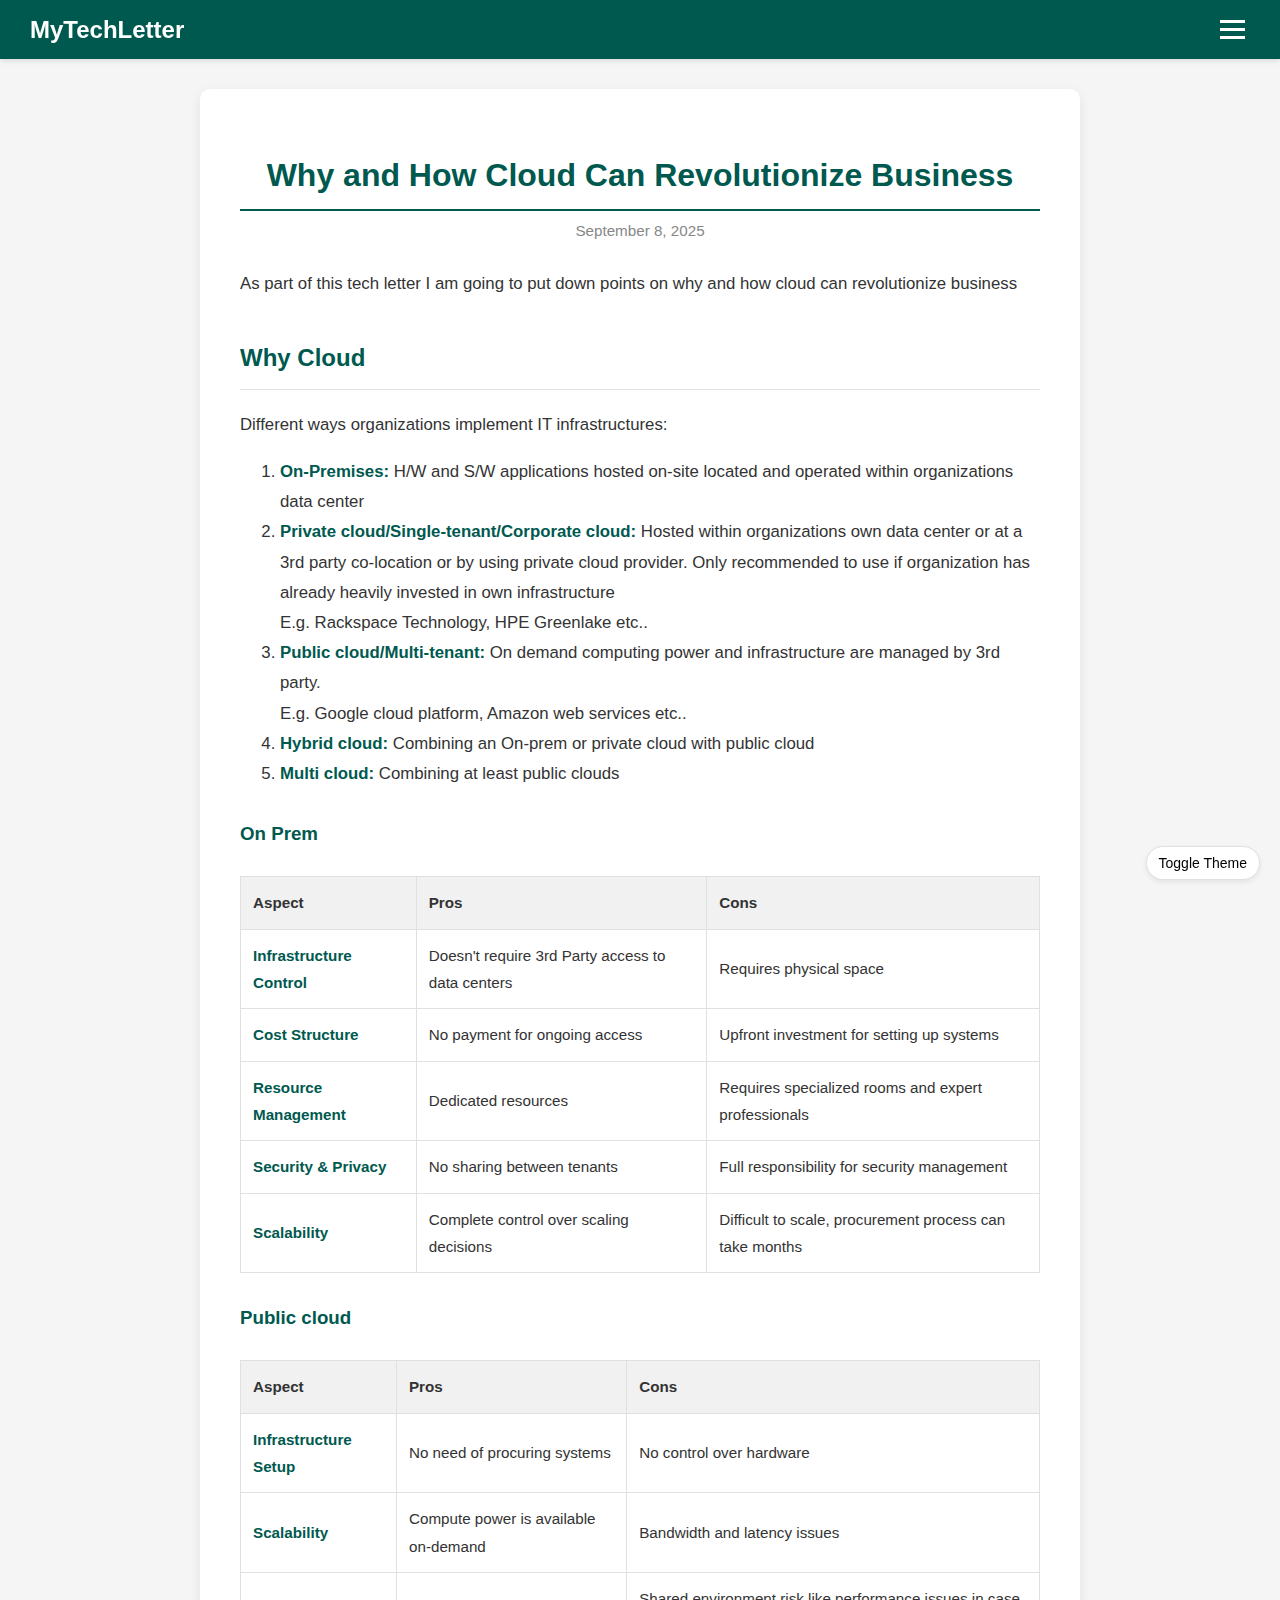
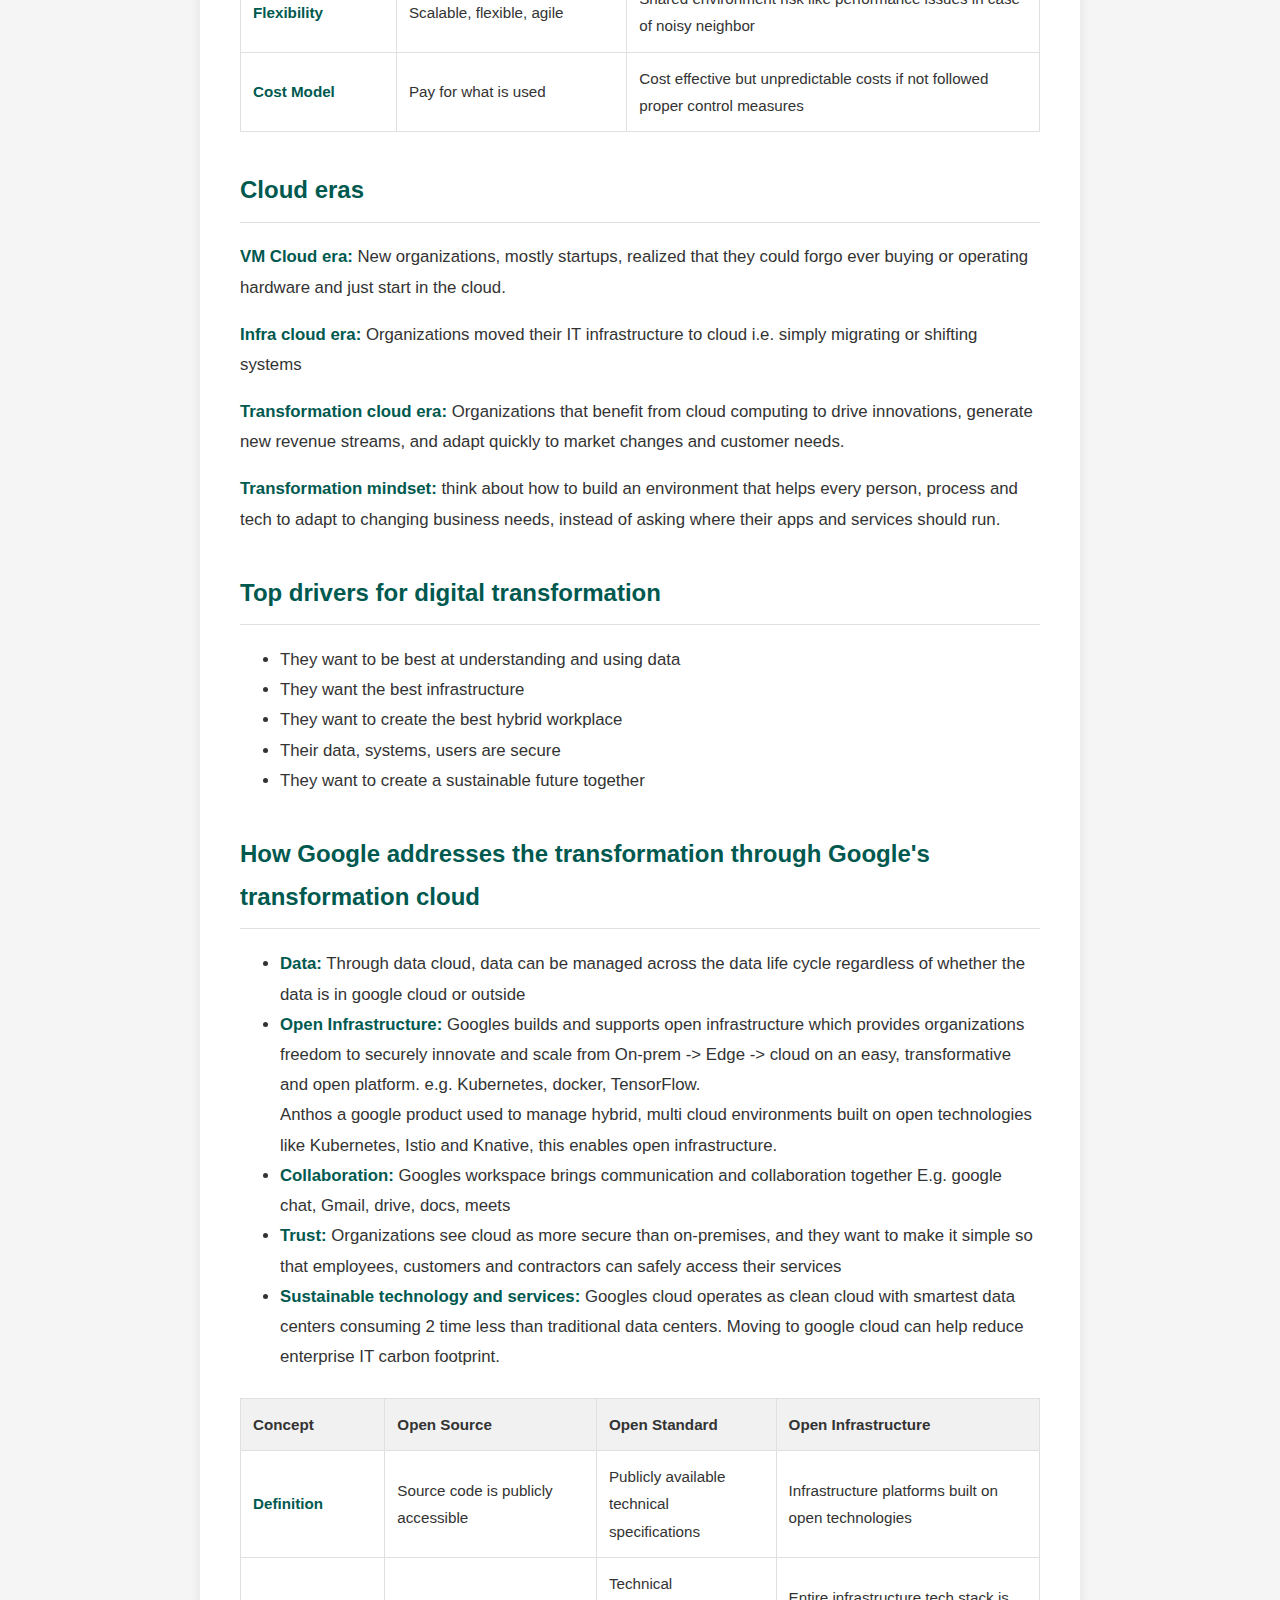
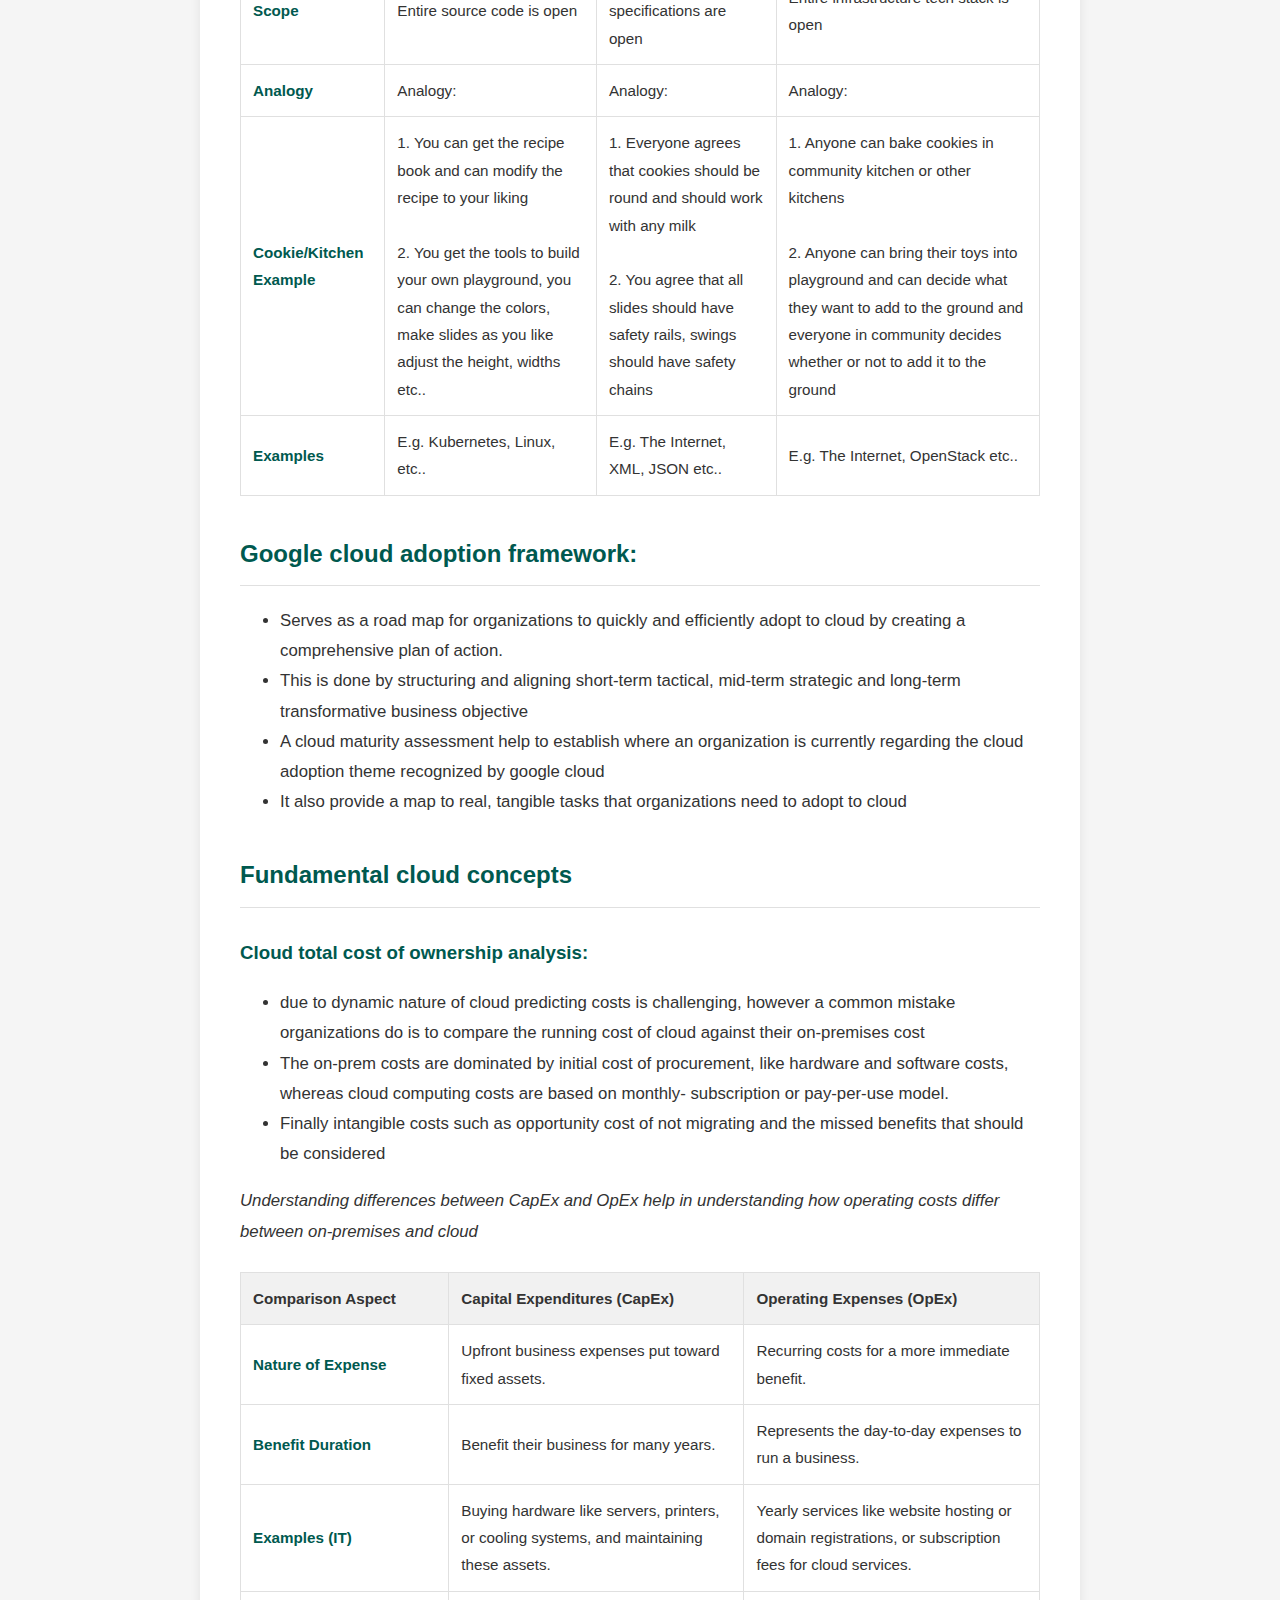
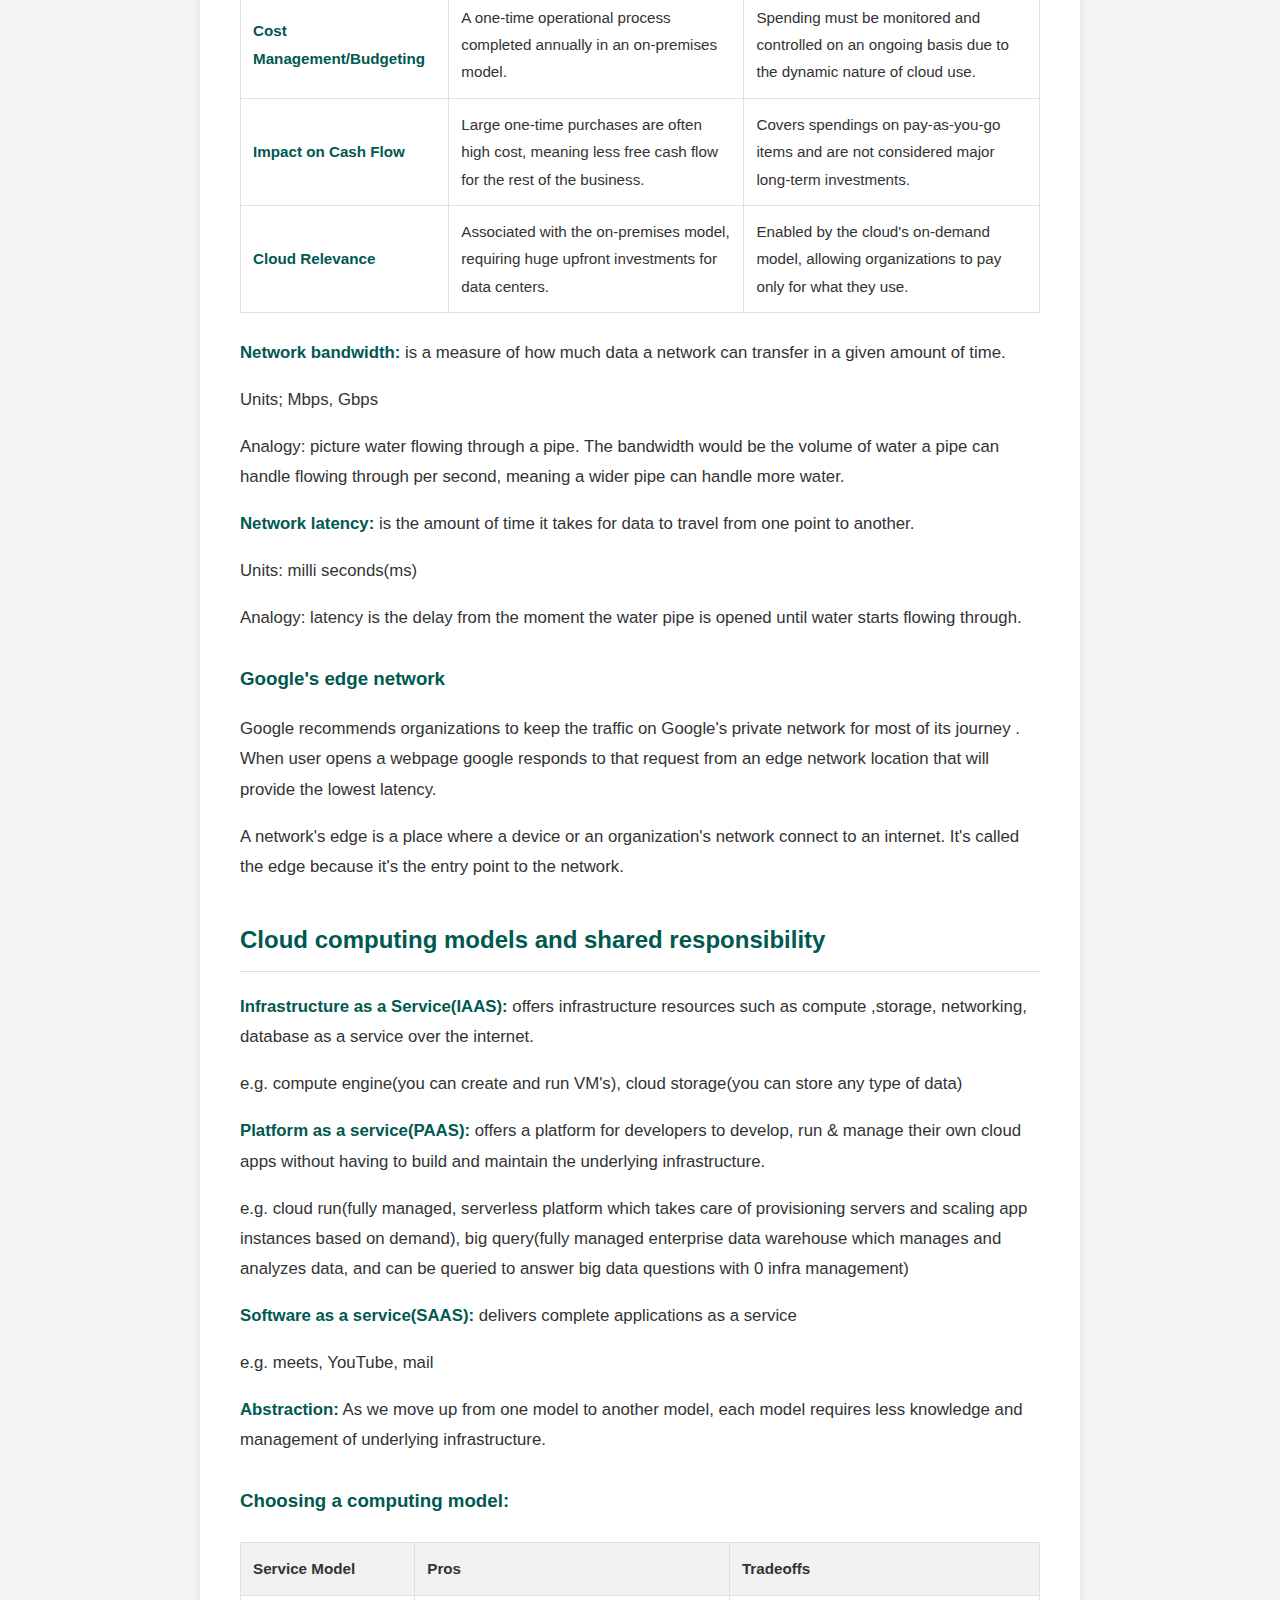
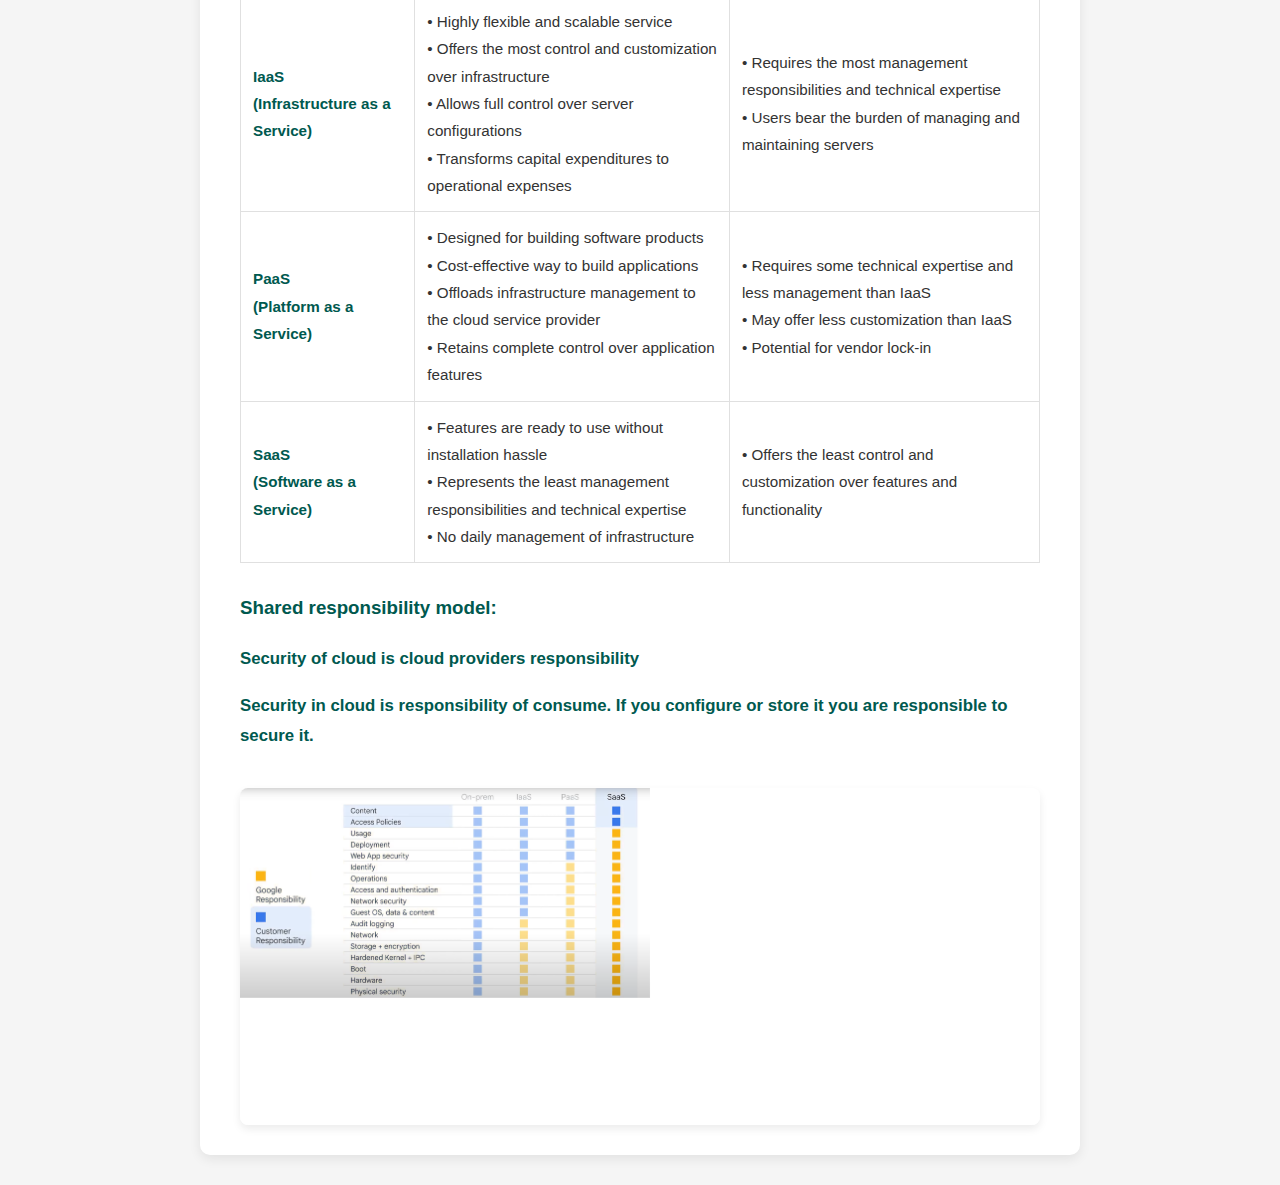
<file: tech_letter.html>
<!DOCTYPE html>
<html lang="en">
<head>
    <meta charset="UTF-8">
    <meta name="viewport" content="width=device-width, initial-scale=1.0">
    <title>Tech Letter: The Cloud Revolution</title>
    <link rel="stylesheet" href="style.css">
</head>
<body>
    <header class="main-header">
        <a href="index.html" class="logo">MyTechLetter</a>
        <nav class="main-nav">
            <div class="hamburger">
                <div></div>
                <div></div>
                <div></div>
            </div>
            <ul class="nav-links">
                <li><a href="index.html">Home</a></li>
                <li><a href="tech_letter.html">Cloud Revolution</a></li>
                <li><a href="about.html">About Me</a></li>
                <!-- Add more topics here -->
            </ul>
        </nav>
    </header>

    <div class="container">
        <h1>Why and How Cloud Can Revolutionize Business</h1>
        <div class="date">September 8, 2025</div>
        <div class="content">
            <p>As part of this tech letter I am going to put down points on why and how cloud can revolutionize business</p>
            
            <h2>Why Cloud</h2>
            <p>Different ways organizations implement IT infrastructures:</p>
            <ol>
                <li><strong>On-Premises:</strong> H/W and S/W applications hosted on-site located and operated within organizations data center</li>
                <li><strong>Private cloud/Single-tenant/Corporate cloud:</strong> Hosted within organizations own data center or at a 3rd party co-location or by using private cloud provider. Only recommended to use if organization has already heavily invested in own infrastructure<br>
                E.g. Rackspace Technology, HPE Greenlake etc..</li>
                <li><strong>Public cloud/Multi-tenant:</strong> On demand computing power and infrastructure are managed by 3rd party.<br>
                E.g. Google cloud platform, Amazon web services etc..</li>
                <li><strong>Hybrid cloud:</strong> Combining an On-prem or private cloud with public cloud</li>
                <li><strong>Multi cloud:</strong> Combining at least public clouds</li>
            </ol>

            <h3>On Prem</h3>
            <table>
                <tr><th>Aspect</th><th>Pros</th><th>Cons</th></tr>
                <tr><td><strong>Infrastructure Control</strong></td><td>Doesn't require 3rd Party access to data centers</td><td>Requires physical space</td></tr>
                <tr><td><strong>Cost Structure</strong></td><td>No payment for ongoing access</td><td>Upfront investment for setting up systems</td></tr>
                <tr><td><strong>Resource Management</strong></td><td>Dedicated resources</td><td>Requires specialized rooms and expert professionals</td></tr>
                <tr><td><strong>Security & Privacy</strong></td><td>No sharing between tenants</td><td>Full responsibility for security management</td></tr>
                <tr><td><strong>Scalability</strong></td><td>Complete control over scaling decisions</td><td>Difficult to scale, procurement process can take months</td></tr>
            </table>

            <h3>Public cloud</h3>
            <table>
                <tr><th>Aspect</th><th>Pros</th><th>Cons</th></tr>
                <tr><td><strong>Infrastructure Setup</strong></td><td>No need of procuring systems</td><td>No control over hardware</td></tr>
                <tr><td><strong>Scalability</strong></td><td>Compute power is available on-demand</td><td>Bandwidth and latency issues</td></tr>
                <tr><td><strong>Flexibility</strong></td><td>Scalable, flexible, agile</td><td>Shared environment risk like performance issues in case of noisy neighbor</td></tr>
                <tr><td><strong>Cost Model</strong></td><td>Pay for what is used</td><td>Cost effective but unpredictable costs if not followed proper control measures</td></tr>
            </table>

            <h2>Cloud eras</h2>
            <p><strong>VM Cloud era:</strong> New organizations, mostly startups, realized that they could forgo ever buying or operating hardware and just start in the cloud.</p>
            <p><strong>Infra cloud era:</strong> Organizations moved their IT infrastructure to cloud i.e. simply migrating or shifting systems</p>
            <p><strong>Transformation cloud era:</strong> Organizations that benefit from cloud computing to drive innovations, generate new revenue streams, and adapt quickly to market changes and customer needs.</p>
            <p><strong>Transformation mindset:</strong> think about how to build an environment that helps every person, process and tech to adapt to changing business needs, instead of asking where their apps and services should run.</p>

            <h2>Top drivers for digital transformation</h2>
            <ul>
                <li>They want to be best at understanding and using data</li>
                <li>They want the best infrastructure</li>
                <li>They want to create the best hybrid workplace</li>
                <li>Their data, systems, users are secure</li>
                <li>They want to create a sustainable future together</li>
            </ul>

            <h2>How Google addresses the transformation through Google's transformation cloud</h2>
            <ul>
                <li><strong>Data:</strong> Through data cloud, data can be managed across the data life cycle regardless of whether the data is in google cloud or outside</li>
                <li><strong>Open Infrastructure:</strong> Googles builds and supports open infrastructure which provides organizations freedom to securely innovate and scale from On-prem -> Edge -> cloud on an easy, transformative and open platform. e.g. Kubernetes, docker, TensorFlow.<br>
                Anthos a google product used to manage hybrid, multi cloud environments built on open technologies like Kubernetes, Istio and Knative, this enables open infrastructure.</li>
                <li><strong>Collaboration:</strong> Googles workspace brings communication and collaboration together E.g. google chat, Gmail, drive, docs, meets</li>
                <li><strong>Trust:</strong> Organizations see cloud as more secure than on-premises, and they want to make it simple so that employees, customers and contractors can safely access their services</li>
                <li><strong>Sustainable technology and services:</strong> Googles cloud operates as clean cloud with smartest data centers consuming 2 time less than traditional data centers. Moving to google cloud can help reduce enterprise IT carbon footprint.</li>
            </ul>

            <table>
                <tr><th>Concept</th><th>Open Source</th><th>Open Standard</th><th>Open Infrastructure</th></tr>
                <tr><td><strong>Definition</strong></td><td>Source code is publicly accessible</td><td>Publicly available technical specifications</td><td>Infrastructure platforms built on open technologies</td></tr>
                <tr><td><strong>Scope</strong></td><td>Entire source code is open</td><td>Technical specifications are open</td><td>Entire infrastructure tech stack is open</td></tr>
                <tr><td><strong>Analogy</strong></td><td>Analogy:</td><td>Analogy:</td><td>Analogy:</td></tr>
                <tr><td><strong>Cookie/Kitchen Example</strong></td>
                    <td>1. You can get the recipe book and can modify the recipe to your liking<br><br>
                    2. You get the tools to build your own playground, you can change the colors, make slides as you like adjust the height, widths etc..</td>
                    <td>1. Everyone agrees that cookies should be round and should work with any milk<br><br>
                    2. You agree that all slides should have safety rails, swings should have safety chains</td>
                    <td>1. Anyone can bake cookies in community kitchen or other kitchens<br><br>
                    2. Anyone can bring their toys into playground and can decide what they want to add to the ground and everyone in community decides whether or not to add it to the ground</td>
                </tr>
                <tr><td><strong>Examples</strong></td><td>E.g. Kubernetes, Linux, etc..</td><td>E.g. The Internet, XML, JSON etc..</td><td>E.g. The Internet, OpenStack etc..</td></tr>
            </table>

            <h2>Google cloud adoption framework:</h2>
            <ul>
                <li>Serves as a road map for organizations to quickly and efficiently adopt to cloud by creating a comprehensive plan of action.</li>
                <li>This is done by structuring and aligning short-term tactical, mid-term strategic and long-term transformative business objective</li>
                <li>A cloud maturity assessment help to establish where an organization is currently regarding the cloud adoption theme recognized by google cloud</li>
                <li>It also provide a map to real, tangible tasks that organizations need to adopt to cloud</li>
            </ul>

            <h2>Fundamental cloud concepts</h2>

            <h3>Cloud total cost of ownership analysis:</h3>
            <ul>
                <li>due to dynamic nature of cloud predicting costs is challenging, however a common mistake organizations do is to compare the running cost of cloud against their on-premises cost</li>
                <li>The on-prem costs are dominated by initial cost of procurement, like hardware and software costs, whereas cloud computing costs are based on monthly- subscription or pay-per-use model.</li>
                <li>Finally intangible costs such as opportunity cost of not migrating and the missed benefits that should be considered</li>
            </ul>

            <p><em>Understanding differences between CapEx and OpEx help in understanding how operating costs differ between on-premises and cloud</em></p>

            <table>
                <tr><th>Comparison Aspect</th><th>Capital Expenditures (CapEx)</th><th>Operating Expenses (OpEx)</th></tr>
                <tr><td><strong>Nature of Expense</strong></td><td>Upfront business expenses put toward fixed assets.</td><td>Recurring costs for a more immediate benefit.</td></tr>
                <tr><td><strong>Benefit Duration</strong></td><td>Benefit their business for many years.</td><td>Represents the day-to-day expenses to run a business.</td></tr>
                <tr><td><strong>Examples (IT)</strong></td><td>Buying hardware like servers, printers, or cooling systems, and maintaining these assets.</td><td>Yearly services like website hosting or domain registrations, or subscription fees for cloud services.</td></tr>
                <tr><td><strong>Cost Management/Budgeting</strong></td><td>A one-time operational process completed annually in an on-premises model.</td><td>Spending must be monitored and controlled on an ongoing basis due to the dynamic nature of cloud use.</td></tr>
                <tr><td><strong>Impact on Cash Flow</strong></td><td>Large one-time purchases are often high cost, meaning less free cash flow for the rest of the business.</td><td>Covers spendings on pay-as-you-go items and are not considered major long-term investments.</td></tr>
                <tr><td><strong>Cloud Relevance</strong></td><td>Associated with the on-premises model, requiring huge upfront investments for data centers.</td><td>Enabled by the cloud's on-demand model, allowing organizations to pay only for what they use.</td></tr>
            </table>

            <p><strong>Network bandwidth:</strong> is a measure of how much data a network can transfer in a given amount of time.</p>
            <p>Units; Mbps, Gbps</p>
            <p>Analogy: picture water flowing through a pipe. The bandwidth would be the volume of water a pipe can handle flowing through per second, meaning a wider pipe can handle more water.</p>

            <p><strong>Network latency:</strong> is the amount of time it takes for data to travel from one point to another.</p>
            <p>Units: milli seconds(ms)</p>
            <p>Analogy: latency is the delay from the moment the water pipe is opened until water starts flowing through.</p>

            <h3>Google's edge network</h3>
            <p>Google recommends organizations to keep the traffic on Google's private network for most of its journey . When user opens a webpage google responds to that request from an edge network location that will provide the lowest latency.</p>
            <p>A network's edge is a place where a device or an organization's network connect to an internet. It's called the edge because it's the entry point to the network.</p>

            <h2>Cloud computing models and shared responsibility</h2>

            <p><strong>Infrastructure as a Service(IAAS):</strong> offers infrastructure resources such as compute ,storage, networking, database as a service over the internet.</p>
            <p>e.g. compute engine(you can create and run VM's), cloud storage(you can store any type of data)</p>

            <p><strong>Platform as a service(PAAS):</strong> offers a platform for developers to develop, run & manage their own cloud apps without having to build and maintain the underlying infrastructure.</p>
            <p>e.g. cloud run(fully managed, serverless platform which takes care of provisioning servers and scaling app instances based on demand), big query(fully managed enterprise data warehouse which manages and analyzes data, and can be queried to answer big data questions with 0 infra management)</p>

            <p><strong>Software as a service(SAAS):</strong> delivers complete applications as a service</p>
            <p>e.g. meets, YouTube, mail</p>

            <p><strong>Abstraction:</strong> As we move up from one model to another model, each model requires less knowledge and management of underlying infrastructure.</p>

            <h3>Choosing a computing model:</h3>

            <table>
                <tr><th>Service Model</th><th>Pros</th><th>Tradeoffs</th></tr>
                <tr>
                    <td><strong>IaaS<br>(Infrastructure as a Service)</strong></td>
                    <td>• Highly flexible and scalable service<br>• Offers the most control and customization over infrastructure<br>• Allows full control over server configurations<br>• Transforms capital expenditures to operational expenses</td>
                    <td>• Requires the most management responsibilities and technical expertise<br>• Users bear the burden of managing and maintaining servers</td>
                </tr>
                <tr>
                    <td><strong>PaaS<br>(Platform as a Service)</strong></td>
                    <td>• Designed for building software products<br>• Cost-effective way to build applications<br>• Offloads infrastructure management to the cloud service provider<br>• Retains complete control over application features</td>
                    <td>• Requires some technical expertise and less management than IaaS<br>• May offer less customization than IaaS<br>• Potential for vendor lock-in</td>
                </tr>
                <tr>
                    <td><strong>SaaS<br>(Software as a Service)</strong></td>
                    <td>• Features are ready to use without installation hassle<br>• Represents the least management responsibilities and technical expertise<br>• No daily management of infrastructure</td>
                    <td>• Offers the least control and customization over features and functionality</td>
                </tr>
            </table>

            <h3>Shared responsibility model:</h3>
            <p><strong>Security of cloud is cloud providers responsibility</strong></p>
            <p><strong>Security in cloud is responsibility of consume. If you configure or store it you are responsible to secure it.</strong></p>
            
            <img src="shared_responsibility_model.png" alt="Shared Responsibility Model Diagram" style="width: 100%; border-radius: 8px; margin-top: 20px; box-shadow: 0 4px 8px var(--shadow-color);">
        </div>
    </div>

    <button class="theme-switcher" id="theme-toggle">Toggle Theme</button>

    <script src="script.js"></script>
</body>
</html>
</file>
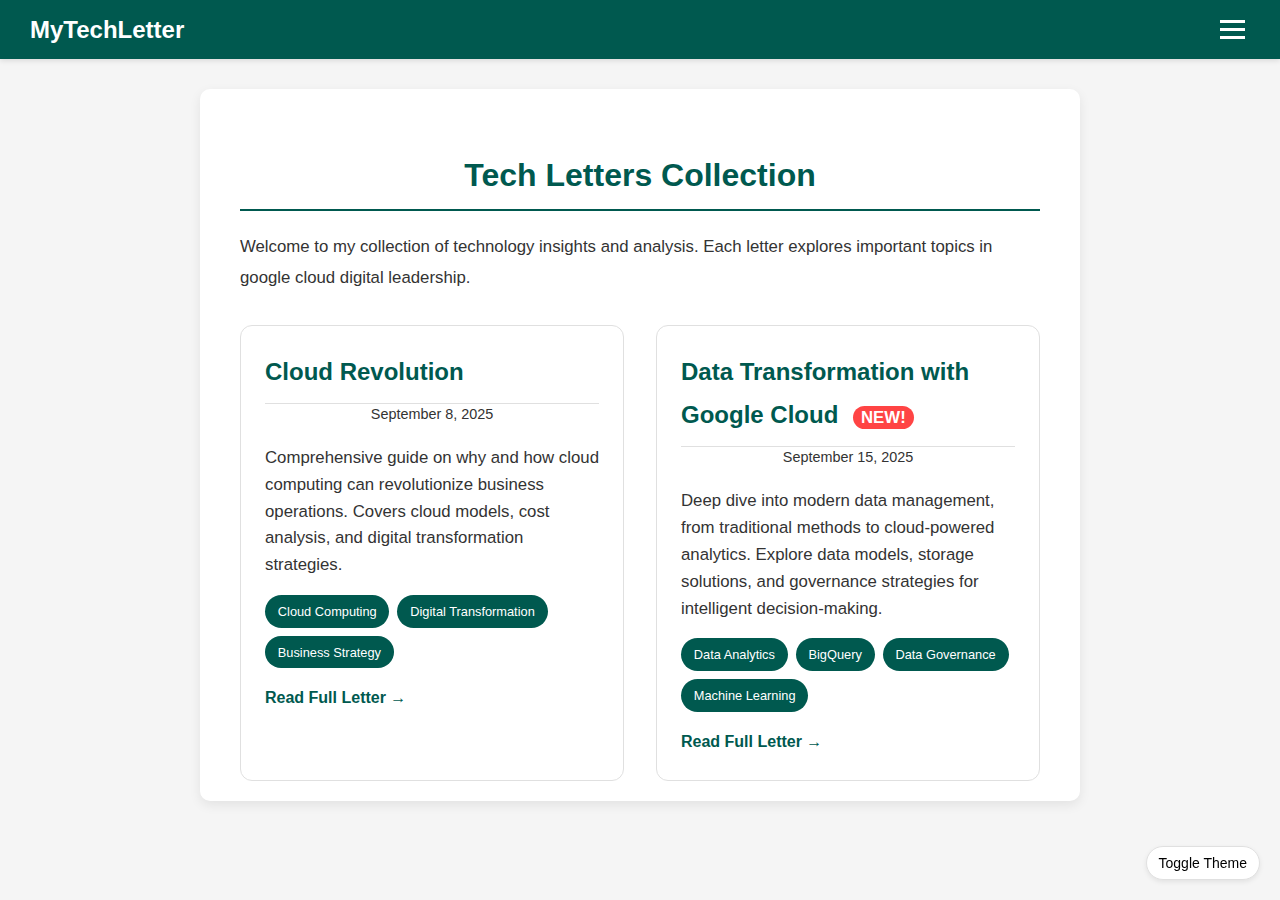
<file: tech_letters.html>
<!DOCTYPE html>
<html lang="en">
<head>
    <meta charset="UTF-8">
    <meta name="viewport" content="width=device-width, initial-scale=1.0">
    <meta http-equiv="Cache-Control" content="no-cache, no-store, must-revalidate">
    <meta http-equiv="Pragma" content="no-cache">
    <meta http-equiv="Expires" content="0">
    <title>Tech Letters - MyTechLetter</title>
    <link rel="icon" href="data:image/svg+xml,<svg xmlns=%22http://www.w3.org/2000/svg%22 viewBox=%220 0 100 100%22><text y=%22.9em%22 font-size=%2290%22>💻</text></svg>">
    <link rel="stylesheet" href="style.css?v=20250915">
</head>
<body>
    <header class="main-header">
        <a href="index.html" class="logo">MyTechLetter</a>
        <nav class="main-nav">
            <div class="hamburger">
                <div></div>
                <div></div>
                <div></div>
            </div>
            <ul class="nav-links">
                <li><a href="index.html">Home</a></li>
                <li><a href="tech_letters.html">Tech Letters</a></li>
                <li><a href="quiz.html">Quiz</a></li>
                <li><a href="about.html">About Me</a></li>
            </ul>
        </nav>
    </header>

    <div class="container">
        <h1>Tech Letters Collection</h1>
        <div class="content">
            <p>Welcome to my collection of technology insights and analysis. Each letter explores important topics in google cloud digital leadership.</p>
            
            <div class="tech-letters-grid">
                <article class="tech-letter-card">
                    <h2><a href="tech_letter.html">Cloud Revolution</a></h2>
                    <div class="date">September 8, 2025</div>
                    <p>Comprehensive guide on why and how cloud computing can revolutionize business operations. Covers cloud models, cost analysis, and digital transformation strategies.</p>
                    <div class="topics">
                        <span class="topic-tag">Cloud Computing</span>
                        <span class="topic-tag">Digital Transformation</span>
                        <span class="topic-tag">Business Strategy</span>
                    </div>
                    <a href="tech_letter.html" class="read-more">Read Full Letter →</a>
                </article>

                <article class="tech-letter-card">
                    <h2><a href="data_transformation.html">Data Transformation with Google Cloud</a> <span style="background: #ff4444; color: white; padding: 2px 8px; border-radius: 12px; font-size: 0.7em; margin-left: 8px;">NEW!</span></h2>
                    <div class="date">September 15, 2025</div>
                    <p>Deep dive into modern data management, from traditional methods to cloud-powered analytics. Explore data models, storage solutions, and governance strategies for intelligent decision-making.</p>
                    <div class="topics">
                        <span class="topic-tag">Data Analytics</span>
                        <span class="topic-tag">BigQuery</span>
                        <span class="topic-tag">Data Governance</span>
                        <span class="topic-tag">Machine Learning</span>
                    </div>
                    <a href="data_transformation.html" class="read-more">Read Full Letter →</a>
                </article>

                <!-- Future tech letters will be added here -->
            </div>
        </div>
    </div>

    <button class="theme-switcher" id="theme-toggle">Toggle Theme</button>

    <script src="script.js"></script>
</body>
</html>
</file>
<file: style.css>
:root {
    --bg-color: #f5f5f5;
    --container-bg: #ffffff;
    --text-color: #333;
    --header-color: #00594f; /* Corporate Green */
    --accent-color: #00594f; /* Corporate Green */
    --border-color: #e0e0e0;
    --table-header-bg: #f1f1f1;
    --shadow-color: rgba(0,0,0,0.08);
}

body {
    font-family: -apple-system, BlinkMacSystemFont, "Segoe UI", Roboto, Helvetica, Arial, sans-serif;
    color: var(--text-color);
    margin: 0;
    padding: 0;
    transition: background-color 0.3s, color 0.3s;
    background-color: var(--bg-color);
}

body.dark-mode {
    --bg-color: #2c2c2c;
    --container-bg: #3a3a3a;
    --text-color: #f1f1f1;
    --border-color: #555;
    --table-header-bg: #4a4a4a;
    --shadow-color: rgba(0,0,0,0.2);
}

/* Header */
.main-header {
    display: flex;
    justify-content: space-between;
    align-items: center;
    padding: 15px 30px;
    background: var(--header-color);
    box-shadow: 0 2px 5px rgba(0,0,0,0.1);
    position: sticky;
    top: 0;
    z-index: 1000;
}

.logo {
    font-size: 1.5em;
    font-weight: bold;
    color: #ffffff;
    text-decoration: none;
}

.main-nav {
    position: relative;
}

.nav-links {
    list-style: none;
    display: none; /* Hidden by default */
    flex-direction: column;
    width: 250px;
    position: absolute;
    top: 45px; /* Position below the header */
    right: 0;
    background: var(--container-bg);
    box-shadow: -2px 2px 5px var(--shadow-color);
    margin: 0;
    padding: 10px 0;
    border-radius: 0 0 0 8px;
    z-index: 999;
}

.nav-links.active {
    display: flex;
}

.nav-links li {
    text-align: left;
    margin: 0;
    width: 100%;
}

.nav-links a {
    text-decoration: none;
    color: var(--header-color);
    font-weight: 500;
    transition: background-color 0.3s, color 0.3s;
    display: block;
    padding: 15px 20px;
}

body.dark-mode .nav-links a {
    color: var(--text-color);
}

.nav-links a:hover {
    color: var(--accent-color);
    background-color: rgba(0,0,0,0.05);
}

body.dark-mode .nav-links a:hover {
    background-color: rgba(255,255,255,0.05);
}

/* Hamburger Menu */
.hamburger {
    display: flex; /* Always visible */
    cursor: pointer;
    flex-direction: column;
    gap: 5px;
    padding: 5px;
}

.hamburger div {
    width: 25px;
    height: 3px;
    background-color: #ffffff;
    transition: all 0.3s ease;
}

.hamburger.active div:nth-child(1) {
    transform: rotate(45deg) translate(5px, 5px);
}
.hamburger.active div:nth-child(2) {
    opacity: 0;
}
.hamburger.active div:nth-child(3) {
    transform: rotate(-45deg) translate(5px, -5px);
}

/* Container and general styles */
.container {
    max-width: 800px;
    margin: 30px auto;
    background: var(--container-bg);
    padding: 20px 40px;
    border-radius: 10px;
    box-shadow: 0 4px 12px var(--shadow-color);
    animation: none; /* Removing fade-in for a more corporate feel */
}

/* Home Page Specific */
.home-container {
    text-align: center;
    padding-top: 60px;
    padding-bottom: 60px;
}

.subtitle {
    font-size: 1.2em;
    color: #555;
    margin-bottom: 40px;
}

body.dark-mode .subtitle {
    color: #bbb;
}

.cta-buttons .btn {
    text-decoration: none;
    padding: 15px 30px;
    border-radius: 5px;
    margin: 0 10px;
    font-weight: bold;
    transition: transform 0.2s, box-shadow 0.2s;
}

.btn-primary {
    background-color: var(--accent-color);
    color: #fff;
}

.btn-secondary {
    background-color: transparent;
    color: var(--accent-color);
    border: 2px solid var(--accent-color);
}

.cta-buttons .btn:hover {
    transform: translateY(-3px);
    box-shadow: 0 4px 10px rgba(0,0,0,0.15);
}


/* Tech Letter Page Specific */
h1, h2, h3, h4 {
    color: var(--header-color);
    margin-top: 1.5em;
}

h1 {
    text-align: center;
    border-bottom: 2px solid var(--accent-color);
    padding-bottom: 15px;
}

h2 {
    border-bottom: 1px solid var(--border-color);
    padding-bottom: 10px;
    transition: none;
}

h4 {
    margin-top: 2em;
    margin-bottom: -1em;
    color: var(--accent-color);
}

.date {
    text-align: center;
    color: #888;
    font-size: 0.95em;
    margin: -10px 0 30px;
}

.content {
    line-height: 1.8;
}

p, li {
    font-size: 1.05em;
}

table {
    width: 100%;
    border-collapse: collapse;
    margin: 25px 0;
    font-size: 0.95em;
    transition: none;
}

th, td {
    border: 1px solid var(--border-color);
    padding: 12px;
    text-align: left;
}

th {
    background-color: var(--table-header-bg);
    font-weight: 600;
}

tr:hover {
    background-color: rgba(0, 89, 79, 0.05);
}

body.dark-mode tr:hover {
    background-color: rgba(0, 89, 79, 0.15);
}

strong {
    color: var(--accent-color);
}

code {
    background: rgba(0,0,0,0.05);
    padding: 2px 5px;
    border-radius: 4px;
}

body.dark-mode code {
    background: rgba(255,255,255,0.1);
}

/* Theme Switcher */
.theme-switcher {
    position: fixed;
    bottom: 20px;
    right: 20px;
    background: var(--container-bg);
    border: 1px solid var(--border-color);
    padding: 8px 12px;
    border-radius: 20px;
    cursor: pointer;
    font-size: 14px;
    box-shadow: 0 2px 5px var(--shadow-color);
    z-index: 1001;
}

/* Responsive */
@media (max-width: 768px) {
    /* Styles are now mobile-first, this block can be cleared or reused */
}

/* Tech Letters Grid */
.tech-letters-grid {
    display: grid;
    grid-template-columns: repeat(auto-fit, minmax(350px, 1fr));
    gap: 2rem;
    margin-top: 2rem;
}

.tech-letter-card {
    background: var(--card-bg);
    border-radius: 12px;
    padding: 1.5rem;
    border: 1px solid var(--border-color);
    transition: all 0.3s ease;
    position: relative;
}

.tech-letter-card:hover {
    transform: translateY(-4px);
    box-shadow: 0 8px 25px var(--shadow-color);
    border-color: var(--accent-color);
}

.tech-letter-card h2 {
    margin: 0 0 0.5rem 0;
    color: var(--accent-color);
}

.tech-letter-card h2 a {
    color: inherit;
    text-decoration: none;
    transition: color 0.3s ease;
}

.tech-letter-card h2 a:hover {
    color: var(--primary-color);
}

.tech-letter-card .date {
    color: var(--primary-color);
    font-size: 0.9rem;
    margin-bottom: 1rem;
    font-weight: 500;
}

.tech-letter-card p {
    color: var(--text-color);
    line-height: 1.6;
    margin-bottom: 1rem;
}

.topics {
    display: flex;
    flex-wrap: wrap;
    gap: 0.5rem;
    margin-bottom: 1rem;
}

.topic-tag {
    background: var(--accent-color);
    color: white;
    padding: 0.3rem 0.8rem;
    border-radius: 20px;
    font-size: 0.8rem;
    font-weight: 500;
}

.read-more {
    color: var(--accent-color);
    text-decoration: none;
    font-weight: 600;
    transition: color 0.3s ease;
}

.read-more:hover {
    color: var(--primary-color);
}

.coming-soon {
    opacity: 0.7;
    position: relative;
}

.coming-soon-label {
    position: absolute;
    top: 1rem;
    right: 1rem;
    background: var(--primary-color);
    color: white;
    padding: 0.3rem 0.8rem;
    border-radius: 15px;
    font-size: 0.8rem;
    font-weight: 600;
}

@media (max-width: 768px) {
    .tech-letters-grid {
        grid-template-columns: 1fr;
        gap: 1.5rem;
    }
    
    .tech-letter-card {
        padding: 1rem;
    }
}

/* Quiz Styles */
.quiz-container {
    max-width: 900px;
    margin: 0 auto;
}

.quiz-header {
    text-align: center;
    margin-bottom: 2rem;
    padding: 1.5rem;
    background: var(--card-bg);
    border-radius: 12px;
    border: 1px solid var(--border-color);
}

.quiz-description {
    color: var(--text-color);
    margin: 1rem 0;
    font-size: 1.1rem;
}

/* Topic Selection */
.topic-selection {
    background: var(--card-bg);
    border-radius: 12px;
    padding: 2rem;
    border: 1px solid var(--border-color);
    margin-bottom: 2rem;
}

.topic-selection h2 {
    text-align: center;
    color: var(--header-color);
    margin-bottom: 2rem;
}

.topics-grid {
    display: grid;
    grid-template-columns: repeat(auto-fit, minmax(280px, 1fr));
    gap: 1.5rem;
}

.topic-card {
    background: var(--container-bg);
    border: 2px solid var(--border-color);
    border-radius: 12px;
    padding: 1.5rem;
    text-align: center;
    cursor: pointer;
    transition: all 0.3s ease;
    position: relative;
}

.topic-card:hover {
    border-color: var(--accent-color);
    transform: translateY(-4px);
    box-shadow: 0 8px 25px var(--shadow-color);
}

.topic-card.comprehensive {
    border-color: var(--accent-color);
    background: rgba(0, 89, 79, 0.05);
}

.topic-card.comprehensive:hover {
    background: rgba(0, 89, 79, 0.1);
}

.topic-icon {
    font-size: 3rem;
    margin-bottom: 1rem;
}

.topic-card h3 {
    color: var(--header-color);
    margin: 0.5rem 0;
    font-size: 1.3rem;
}

.topic-card p {
    color: var(--text-color);
    margin: 1rem 0;
    line-height: 1.5;
}

.topic-stats {
    background: var(--accent-color);
    color: white;
    padding: 0.4rem 0.8rem;
    border-radius: 20px;
    font-size: 0.9rem;
    font-weight: 600;
    display: inline-block;
    margin-top: 0.5rem;
}

.selected-topic-info {
    background: var(--container-bg);
    border-radius: 8px;
    padding: 1rem;
    margin: 1rem 0;
    border: 1px solid var(--border-color);
}

.topic-description {
    color: var(--text-color);
    font-size: 1.1rem;
    line-height: 1.5;
}

.start-actions {
    display: flex;
    gap: 1rem;
    justify-content: center;
    margin-top: 1.5rem;
}

.quiz-progress {
    margin-top: 1.5rem;
}

#question-counter {
    display: block;
    color: var(--accent-color);
    font-weight: 600;
    margin-bottom: 0.5rem;
}

.progress-bar {
    width: 100%;
    height: 8px;
    background: var(--border-color);
    border-radius: 4px;
    overflow: hidden;
}

.progress-fill {
    height: 100%;
    background: var(--accent-color);
    width: 8.33%;
    transition: width 0.3s ease;
}

.quiz-content, .quiz-start {
    background: var(--card-bg);
    border-radius: 12px;
    padding: 2rem;
    border: 1px solid var(--border-color);
    margin-bottom: 1rem;
}

.question-container {
    margin-bottom: 2rem;
}

.question-text {
    font-size: 1.2rem;
    font-weight: 600;
    color: var(--header-color);
    margin-bottom: 1.5rem;
    line-height: 1.4;
}

.options-container {
    display: flex;
    flex-direction: column;
    gap: 0.8rem;
}

.option {
    display: flex;
    align-items: center;
    padding: 1rem;
    background: var(--container-bg);
    border: 2px solid var(--border-color);
    border-radius: 8px;
    cursor: pointer;
    transition: all 0.3s ease;
}

.option:hover {
    border-color: var(--accent-color);
    background: rgba(0, 89, 79, 0.05);
}

.option.selected {
    border-color: var(--accent-color);
    background: rgba(0, 89, 79, 0.1);
}

.option input[type="checkbox"], .option input[type="radio"] {
    margin-right: 1rem;
    transform: scale(1.2);
}

.option-text {
    flex: 1;
    color: var(--text-color);
    font-size: 1rem;
}

.quiz-navigation {
    display: flex;
    justify-content: space-between;
    align-items: center;
    gap: 1rem;
    padding-top: 1.5rem;
    border-top: 1px solid var(--border-color);
}

.nav-btn, .action-btn {
    padding: 0.8rem 1.5rem;
    border: none;
    border-radius: 6px;
    font-size: 1rem;
    font-weight: 600;
    cursor: pointer;
    transition: all 0.3s ease;
}

.nav-btn {
    background: var(--container-bg);
    color: var(--text-color);
    border: 1px solid var(--border-color);
}

.nav-btn:hover:not(:disabled) {
    background: var(--accent-color);
    color: white;
}

.nav-btn:disabled {
    opacity: 0.5;
    cursor: not-allowed;
}

.submit-btn, .action-btn.primary {
    background: var(--accent-color);
    color: white;
}

.submit-btn:hover, .action-btn.primary:hover {
    background: var(--primary-color);
    transform: translateY(-2px);
}

.action-btn.secondary {
    background: var(--container-bg);
    color: var(--accent-color);
    border: 1px solid var(--accent-color);
}

.action-btn.secondary:hover {
    background: var(--accent-color);
    color: white;
}

.quiz-results {
    background: var(--card-bg);
    border-radius: 12px;
    padding: 2rem;
    border: 1px solid var(--border-color);
    text-align: center;
}

.results-header {
    margin-bottom: 2rem;
}

.score-display {
    display: flex;
    align-items: center;
    justify-content: center;
    gap: 2rem;
    margin: 1.5rem 0;
}

.score-circle {
    width: 120px;
    height: 120px;
    border-radius: 50%;
    background: var(--accent-color);
    display: flex;
    align-items: center;
    justify-content: center;
    color: white;
    font-size: 1.8rem;
    font-weight: bold;
}

.score-details {
    text-align: left;
}

#score-text {
    font-size: 1.3rem;
    font-weight: 600;
    color: var(--header-color);
    margin-bottom: 0.5rem;
}

#performance-message {
    font-size: 1.1rem;
    color: var(--text-color);
}

.results-actions {
    display: flex;
    justify-content: center;
    gap: 1rem;
    margin-bottom: 2rem;
}

.start-content {
    text-align: center;
}

.quiz-info {
    display: grid;
    grid-template-columns: repeat(auto-fit, minmax(200px, 1fr));
    gap: 1rem;
    margin: 2rem 0;
    text-align: left;
}

.info-item {
    padding: 1rem;
    background: var(--container-bg);
    border-radius: 8px;
    border: 1px solid var(--border-color);
}

.answer-review {
    text-align: left;
    margin-top: 2rem;
    padding-top: 2rem;
    border-top: 1px solid var(--border-color);
}

.review-question {
    margin-bottom: 1.5rem;
    padding: 1rem;
    background: var(--container-bg);
    border-radius: 8px;
    border: 1px solid var(--border-color);
}

.review-question-text {
    font-weight: 600;
    color: var(--header-color);
    margin-bottom: 0.8rem;
}

.review-option {
    margin: 0.5rem 0;
    padding: 0.5rem;
    border-radius: 4px;
}

.review-option.correct {
    background: rgba(76, 175, 80, 0.1);
    border-left: 4px solid #4CAF50;
}

.review-option.incorrect {
    background: rgba(244, 67, 54, 0.1);
    border-left: 4px solid #F44336;
}

.review-option.selected {
    font-weight: 600;
}

@media (max-width: 768px) {
    .quiz-container {
        padding: 0 1rem;
    }
    
    .quiz-content, .quiz-start, .quiz-results {
        padding: 1.5rem;
    }
    
    .score-display {
        flex-direction: column;
        gap: 1rem;
    }
    
    .score-details {
        text-align: center;
    }
    
    .quiz-navigation {
        flex-direction: column;
        gap: 1rem;
    }
    
    .results-actions {
        flex-direction: column;
    }
    
    .quiz-info {
        grid-template-columns: 1fr;
    }
}

/* Course Reference Section */
.course-reference {
    background: linear-gradient(135deg, #f8f9fa 0%, #e9ecef 100%);
    color: #333;
    padding: 2rem;
    border-radius: 12px;
    margin: 2rem 0;
    box-shadow: 0 4px 15px rgba(0, 89, 79, 0.15);
    border-left: 5px solid #00594f;
    border: 1px solid #dee2e6;
}

.course-reference h3 {
    margin: 0 0 1rem 0;
    font-size: 1.2rem;
    font-weight: 600;
    color: #00594f;
}

.course-reference p {
    margin: 0 0 1.5rem 0;
    line-height: 1.6;
    color: #555;
}

.course-link {
    display: inline-flex;
    align-items: center;
    background: #00594f;
    color: white;
    text-decoration: none;
    padding: 12px 20px;
    border-radius: 8px;
    font-weight: 500;
    transition: all 0.3s ease;
    border: 2px solid #00594f;
}

.course-link:hover {
    background: #004a3f;
    border-color: #004a3f;
    transform: translateY(-2px);
    box-shadow: 0 6px 20px rgba(0, 89, 79, 0.3);
    color: white;
}

.course-link::after {
    content: "→";
    margin-left: 8px;
    font-weight: bold;
    transition: transform 0.3s ease;
}

.course-link:hover::after {
    transform: translateX(3px);
}

/* Dark mode adjustments for course reference */
body.dark-mode .course-reference {
    background: linear-gradient(135deg, #3a3a3a 0%, #4a4a4a 100%);
    color: #f1f1f1;
    border-left-color: #00594f;
    border-color: #555;
    box-shadow: 0 4px 15px rgba(0, 0, 0, 0.3);
}

body.dark-mode .course-reference h3 {
    color: #00d4aa;
}

body.dark-mode .course-reference p {
    color: #ccc;
}
</file>
